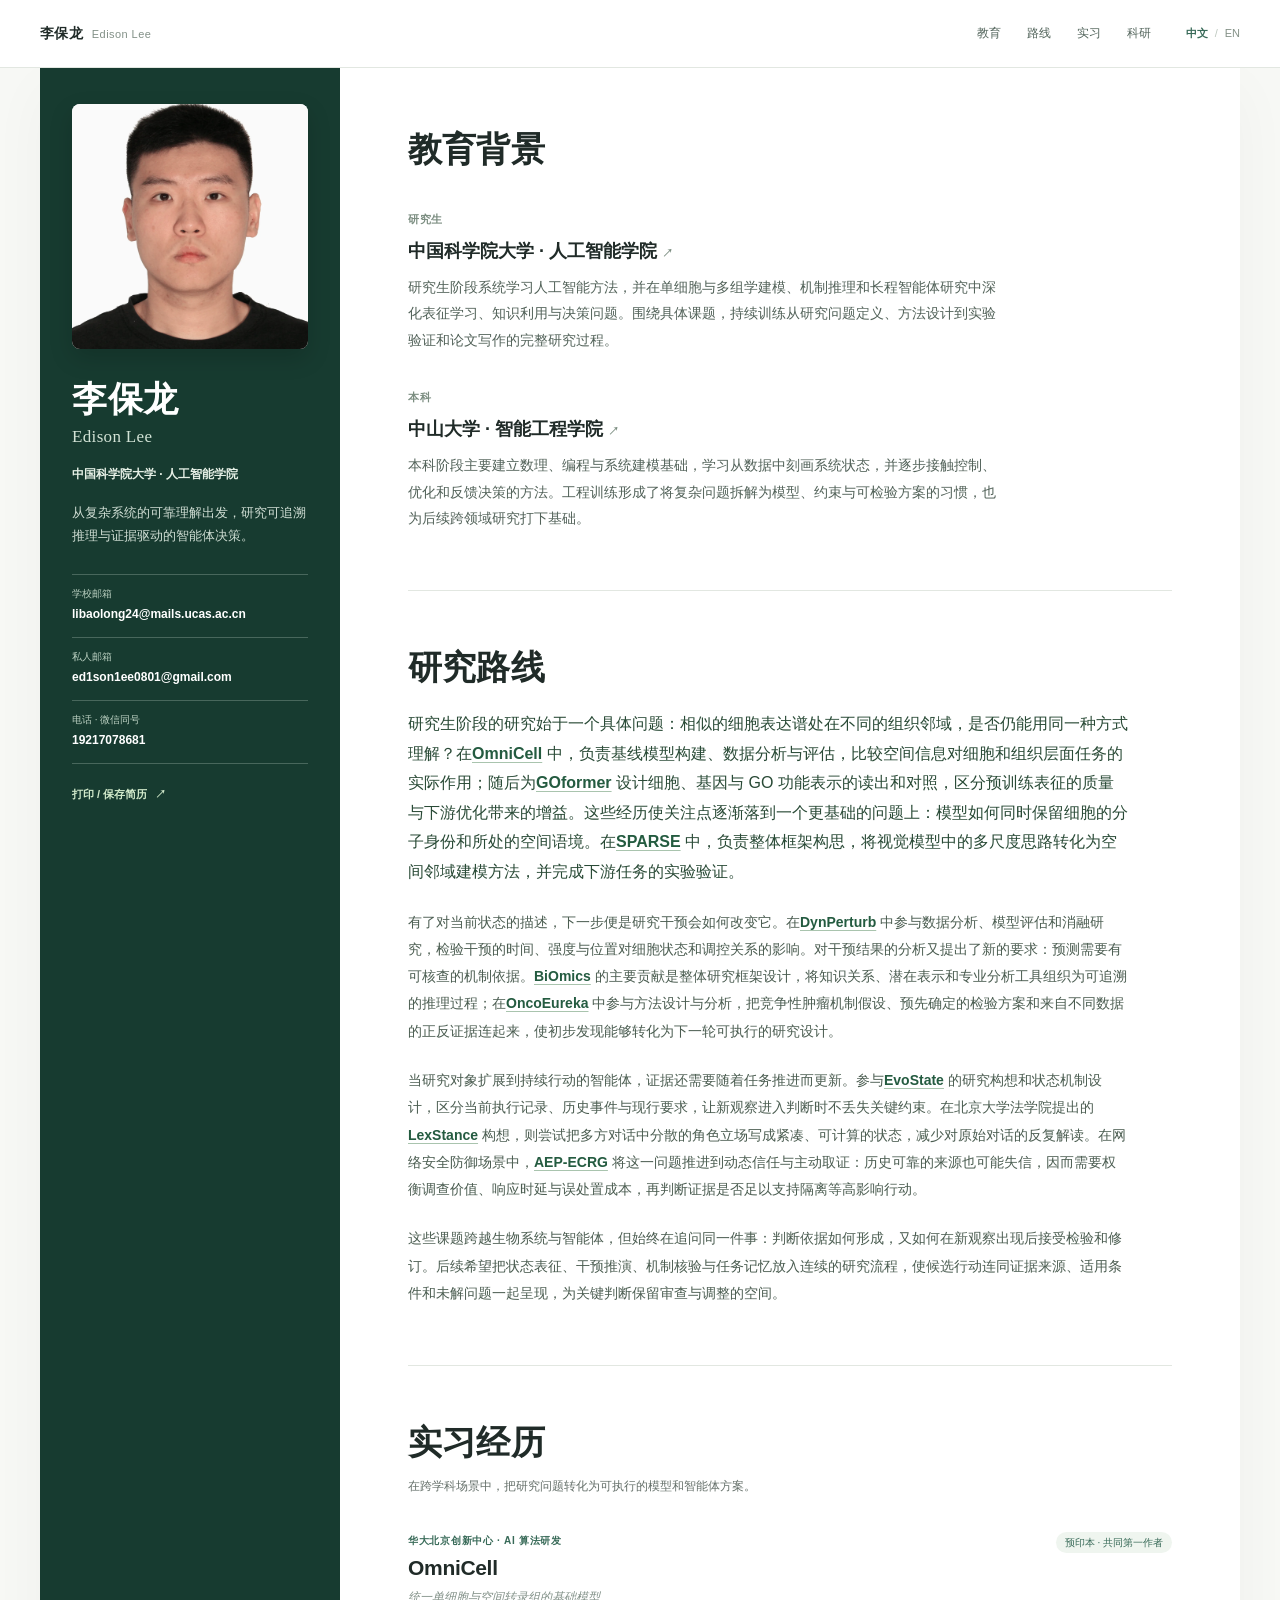
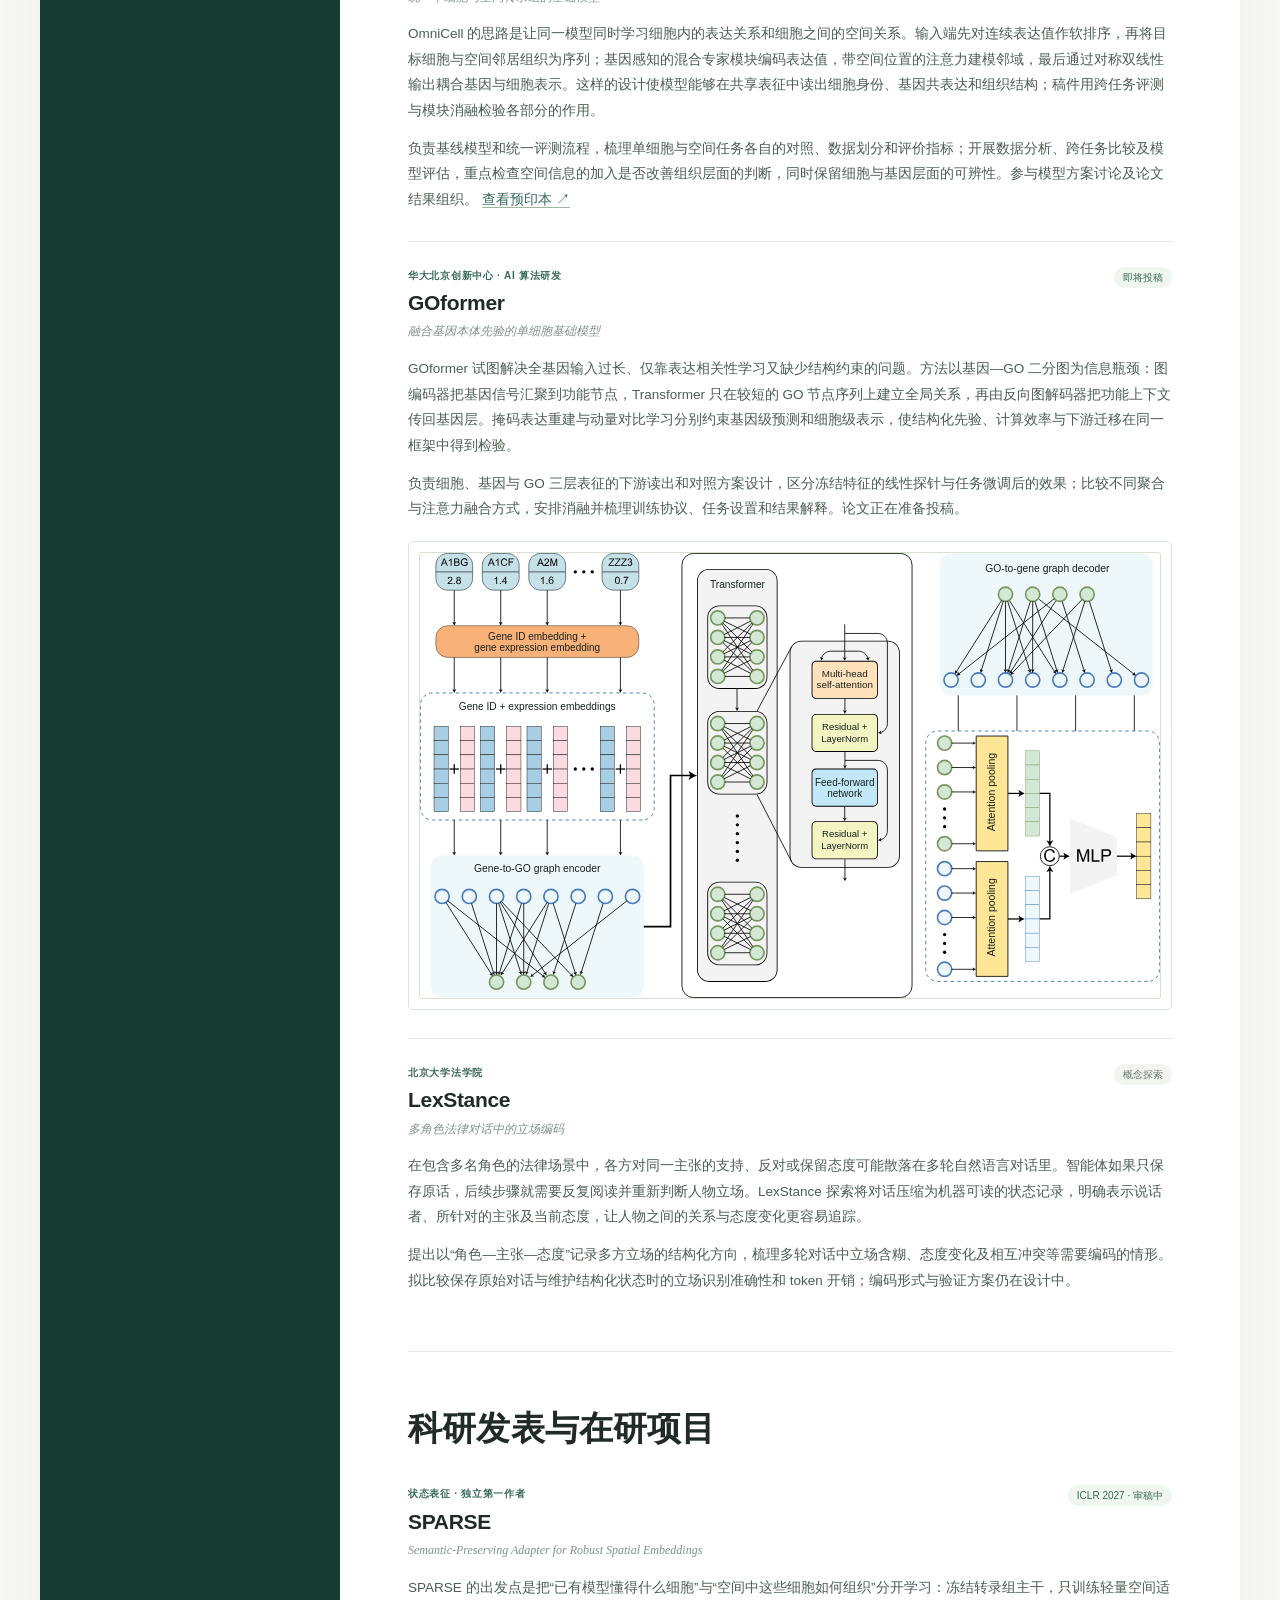
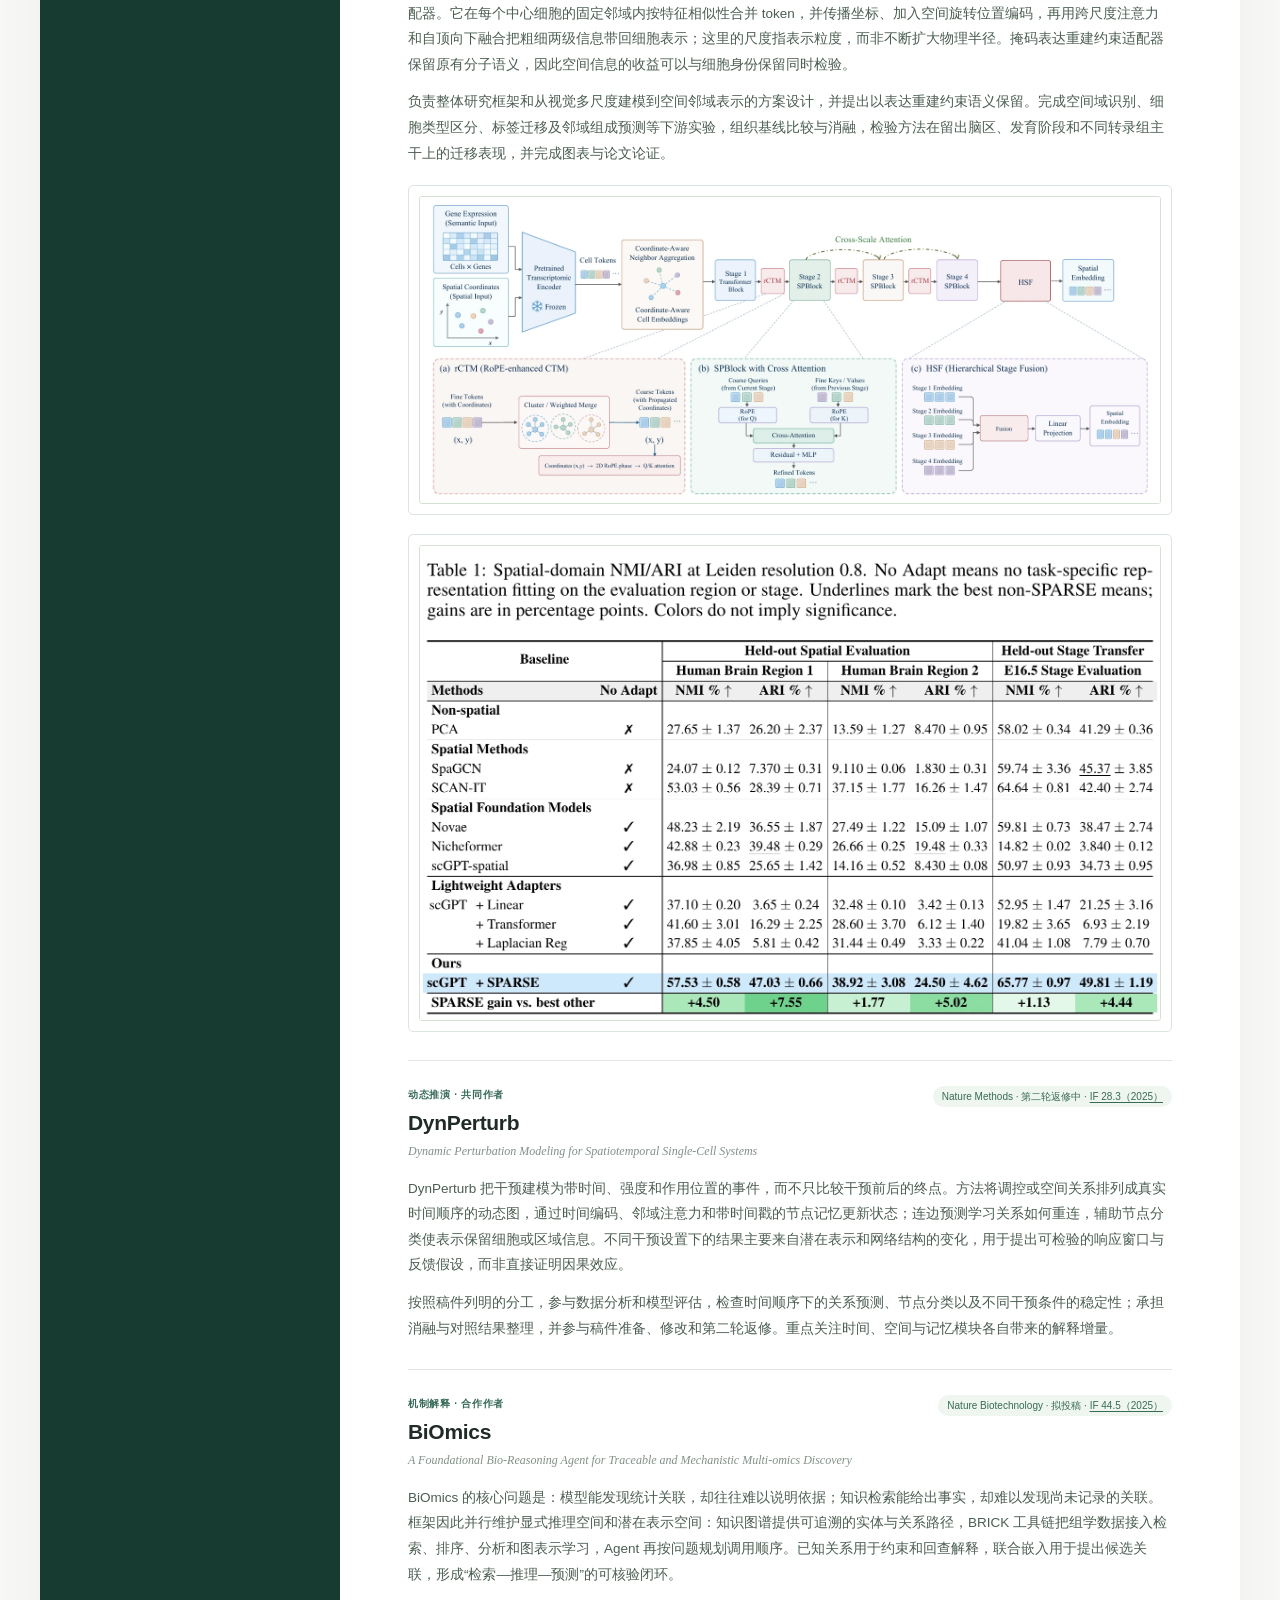
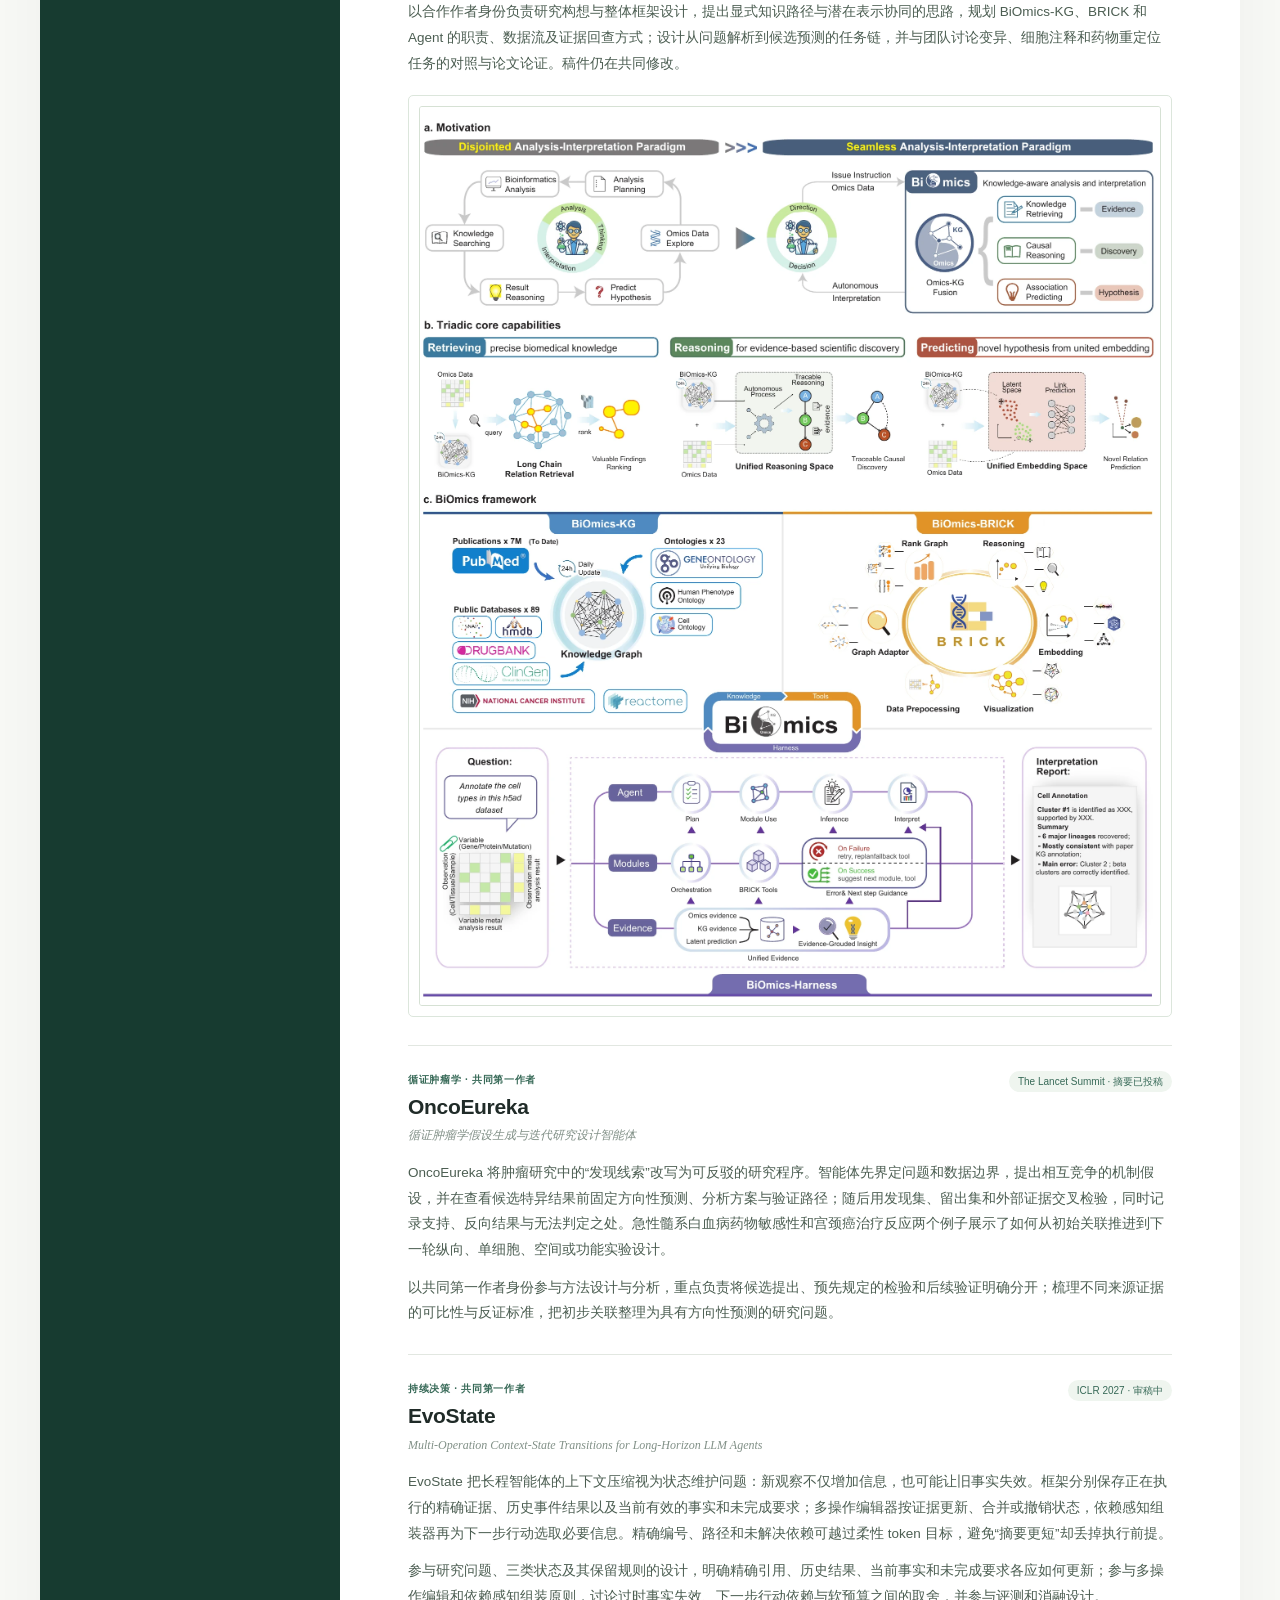
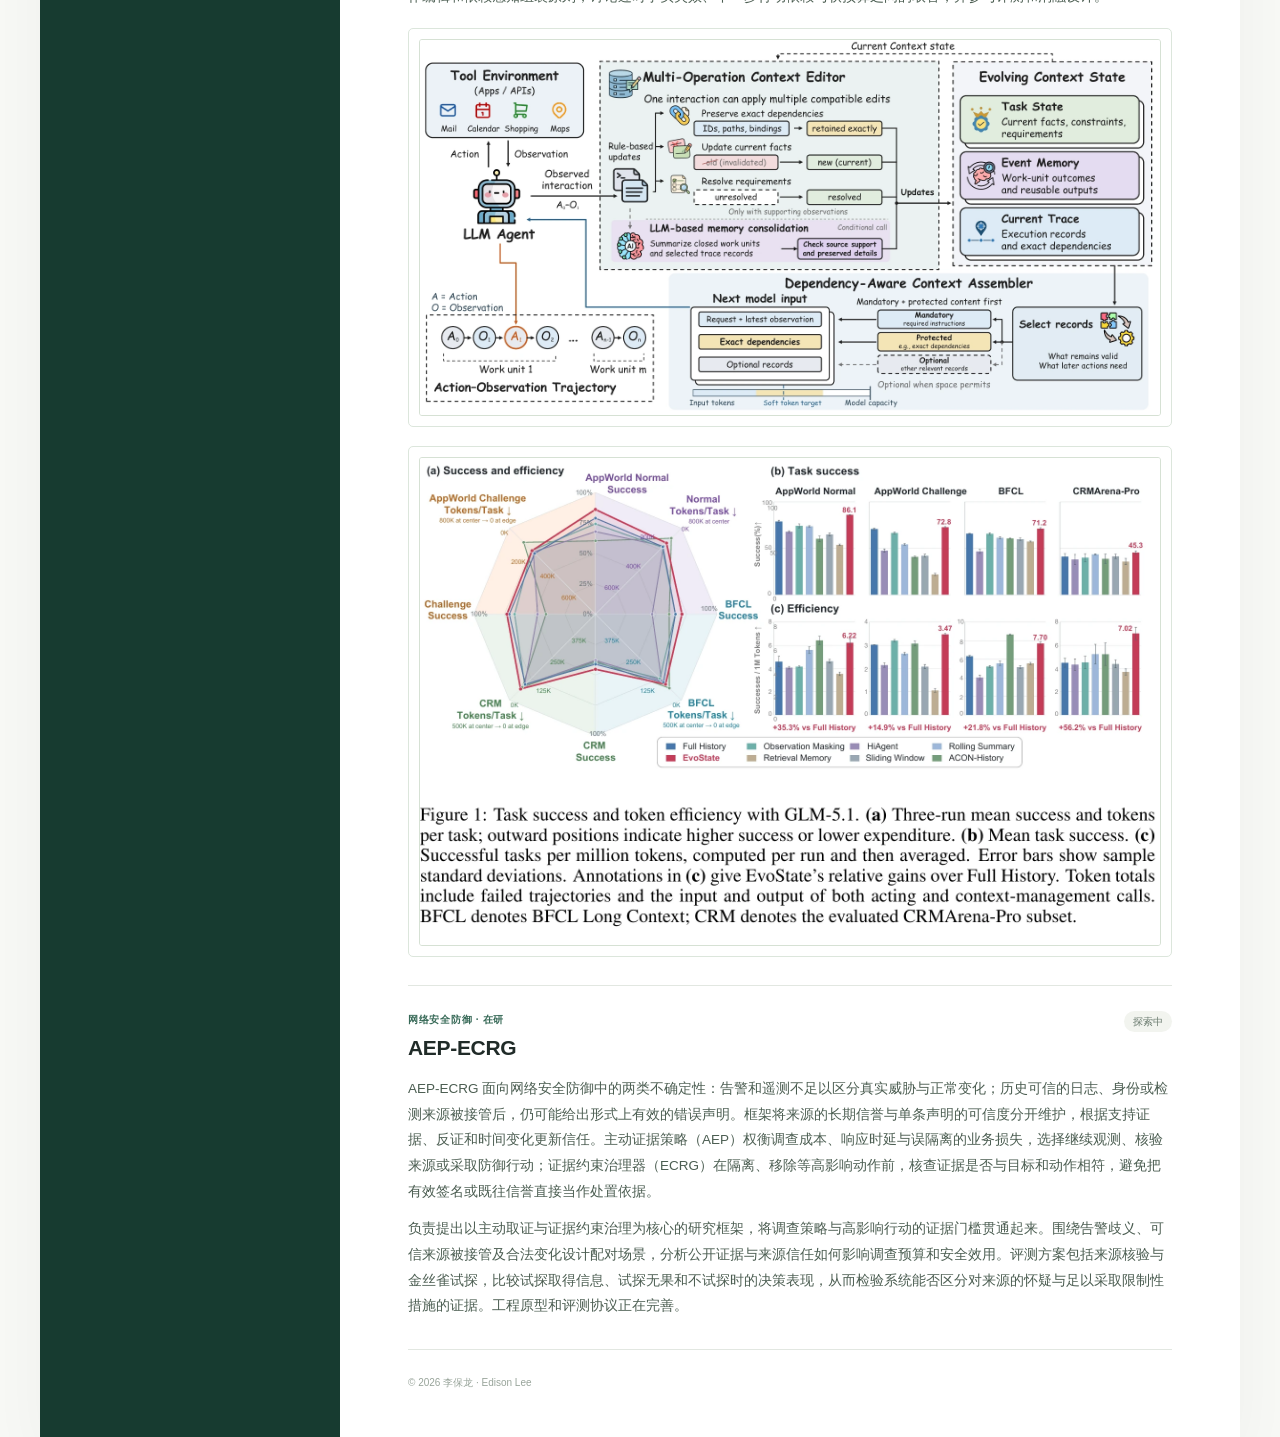
<file: index.html>
<!doctype html>
<html lang="zh-CN">
<head>
  <meta charset="utf-8">
  <meta name="viewport" content="width=device-width, initial-scale=1">
  <meta name="theme-color" content="#f7f8f5">
  <meta name="description" content="李保龙（Edison Lee）的学术简历：围绕复杂系统表征、干预推演、机制证据与持续决策展开研究。">
  <title>李保龙 · 学术简历</title>
  <link rel="alternate" hreflang="zh-CN" href="index.html">
  <link rel="alternate" hreflang="en" href="en.html">
  <link rel="stylesheet" href="site.css">
  <script src="script.js" defer></script>
</head>
<body>
  <a class="skip-link" href="#education">跳转到正文</a>
  <header class="site-header" id="top">
    <div class="header-inner">
      <a class="wordmark" href="#top">李保龙 <span>Edison Lee</span></a>
      <nav class="site-nav" id="site-nav" aria-label="主导航">
        <a href="#education">教育</a><a href="#route">路线</a><a href="#experience">实习</a><a href="#publications">科研</a>
      </nav>
      <div class="header-actions">
        <div class="lang-switch" aria-label="选择语言"><span aria-current="page">中文</span><span class="lang-separator">/</span><a href="en.html" lang="en" data-lang-link>EN</a></div>
        <button class="menu-toggle" id="menu-toggle" type="button" aria-controls="site-nav" aria-expanded="false" aria-label="打开导航菜单"><span></span><span></span></button>
      </div>
    </div>
  </header>

  <div class="page-shell">
    <aside class="profile-panel" id="contact" aria-labelledby="profile-title">
      <div class="profile-inner">
        <img class="portrait" src="edison-portrait.webp" alt="李保龙的彩色肖像" width="1200" height="1600" fetchpriority="high">
        <div class="profile-identity">
          <h1 id="profile-title">李保龙</h1>
          <p class="profile-en">Edison Lee</p>
          <p class="profile-affiliation">中国科学院大学 · 人工智能学院</p>
        </div>
        <p class="profile-description">从复杂系统的可靠理解出发，研究可追溯推理与证据驱动的智能体决策。</p>
        <div class="contact-list">
          <a href="mailto:libaolong24@mails.ucas.ac.cn"><span>学校邮箱</span><strong>libaolong24@mails.ucas.ac.cn</strong></a>
          <a href="mailto:ed1son1ee0801@gmail.com"><span>私人邮箱</span><strong>ed1son1ee0801@gmail.com</strong></a>
          <a href="tel:+8619217078681"><span>电话 · 微信同号</span><strong>19217078681</strong></a>
        </div>
        <button class="print-link" id="print-button" type="button">打印 / 保存简历 <span aria-hidden="true">↗</span></button>
      </div>
    </aside>

    <main class="main-content">
      <section class="content-section" id="education" aria-labelledby="education-title">
        <div class="section-intro"><h2 id="education-title">教育背景</h2></div>
        <div class="education-list">
          <article class="education-card">
            <div class="education-side"><span class="education-stage">研究生</span></div>
            <div class="education-body"><h3><a href="https://ai.ucas.ac.cn/index.php/zh-cn/xykxs/5865-xueyuanjianjie-3" target="_blank" rel="noopener noreferrer">中国科学院大学 · 人工智能学院 <span aria-hidden="true">↗</span></a></h3>
              <p>研究生阶段系统学习人工智能方法，并在单细胞与多组学建模、机制推理和长程智能体研究中深化表征学习、知识利用与决策问题。围绕具体课题，持续训练从研究问题定义、方法设计到实验验证和论文写作的完整研究过程。</p>
            </div>
          </article>
          <article class="education-card">
            <div class="education-side"><span class="education-stage">本科</span></div>
            <div class="education-body"><h3><a href="https://ise.sysu.edu.cn/about/school" target="_blank" rel="noopener noreferrer">中山大学 · 智能工程学院 <span aria-hidden="true">↗</span></a></h3>
              <p>本科阶段主要建立数理、编程与系统建模基础，学习从数据中刻画系统状态，并逐步接触控制、优化和反馈决策的方法。工程训练形成了将复杂问题拆解为模型、约束与可检验方案的习惯，也为后续跨领域研究打下基础。</p>
            </div>
          </article>
        </div>
      </section>

      <section class="content-section route-section" id="route" aria-labelledby="route-title">
        <div class="section-intro"><h2 id="route-title">研究路线</h2></div>
        <div class="route-essay">
          <p class="route-lead">研究生阶段的研究始于一个具体问题：相似的细胞表达谱处在不同的组织邻域，是否仍能用同一种方式理解？在<a href="#work-omnicell">OmniCell</a> 中，负责基线模型构建、数据分析与评估，比较空间信息对细胞和组织层面任务的实际作用；随后为<a href="#work-goformer">GOformer</a> 设计细胞、基因与 GO 功能表示的读出和对照，区分预训练表征的质量与下游优化带来的增益。这些经历使关注点逐渐落到一个更基础的问题上：模型如何同时保留细胞的分子身份和所处的空间语境。在<a href="#work-sparse">SPARSE</a> 中，负责整体框架构思，将视觉模型中的多尺度思路转化为空间邻域建模方法，并完成下游任务的实验验证。</p>
          <p>有了对当前状态的描述，下一步便是研究干预会如何改变它。在<a href="#work-dynperturb">DynPerturb</a> 中参与数据分析、模型评估和消融研究，检验干预的时间、强度与位置对细胞状态和调控关系的影响。对干预结果的分析又提出了新的要求：预测需要有可核查的机制依据。<a href="#work-biomics">BiOmics</a> 的主要贡献是整体研究框架设计，将知识关系、潜在表示和专业分析工具组织为可追溯的推理过程；在<a href="#work-discovery">OncoEureka</a> 中参与方法设计与分析，把竞争性肿瘤机制假设、预先确定的检验方案和来自不同数据的正反证据连起来，使初步发现能够转化为下一轮可执行的研究设计。</p>
          <p>当研究对象扩展到持续行动的智能体，证据还需要随着任务推进而更新。参与<a href="#work-evostate">EvoState</a> 的研究构想和状态机制设计，区分当前执行记录、历史事件与现行要求，让新观察进入判断时不丢失关键约束。在北京大学法学院提出的<a href="#work-legal">LexStance</a> 构想，则尝试把多方对话中分散的角色立场写成紧凑、可计算的状态，减少对原始对话的反复解读。在网络安全防御场景中，<a href="#work-aep">AEP-ECRG</a> 将这一问题推进到动态信任与主动取证：历史可靠的来源也可能失信，因而需要权衡调查价值、响应时延与误处置成本，再判断证据是否足以支持隔离等高影响行动。</p>
          <p>这些课题跨越生物系统与智能体，但始终在追问同一件事：判断依据如何形成，又如何在新观察出现后接受检验和修订。后续希望把状态表征、干预推演、机制核验与任务记忆放入连续的研究流程，使候选行动连同证据来源、适用条件和未解问题一起呈现，为关键判断保留审查与调整的空间。</p>
        </div>
      </section>

      <section class="content-section" id="experience" aria-labelledby="experience-title">
        <div class="section-intro"><h2 id="experience-title">实习经历</h2><p>在跨学科场景中，把研究问题转化为可执行的模型和智能体方案。</p></div>
        <div class="experience-detail">
          <article class="project-detail" id="work-omnicell"><div class="project-heading"><div><p class="project-kicker">华大北京创新中心 · AI 算法研发</p><h3>OmniCell</h3></div><span class="status">预印本 · 共同第一作者</span></div><p class="project-subtitle">统一单细胞与空间转录组的基础模型</p><p>OmniCell 的思路是让同一模型同时学习细胞内的表达关系和细胞之间的空间关系。输入端先对连续表达值作软排序，再将目标细胞与空间邻居组织为序列；基因感知的混合专家模块编码表达值，带空间位置的注意力建模邻域，最后通过对称双线性输出耦合基因与细胞表示。这样的设计使模型能够在共享表征中读出细胞身份、基因共表达和组织结构；稿件用跨任务评测与模块消融检验各部分的作用。</p><p>负责基线模型和统一评测流程，梳理单细胞与空间任务各自的对照、数据划分和评价指标；开展数据分析、跨任务比较及模型评估，重点检查空间信息的加入是否改善组织层面的判断，同时保留细胞与基因层面的可辨性。参与模型方案讨论及论文结果组织。 <a class="inline-link" href="https://doi.org/10.64898/2025.12.29.696804" target="_blank" rel="noopener noreferrer">查看预印本 ↗</a></p></article>
          <article class="project-detail" id="work-goformer"><div class="project-heading"><div><p class="project-kicker">华大北京创新中心 · AI 算法研发</p><h3>GOformer</h3></div><span class="status">即将投稿</span></div><p class="project-subtitle">融合基因本体先验的单细胞基础模型</p><p>GOformer 试图解决全基因输入过长、仅靠表达相关性学习又缺少结构约束的问题。方法以基因—GO 二分图为信息瓶颈：图编码器把基因信号汇聚到功能节点，Transformer 只在较短的 GO 节点序列上建立全局关系，再由反向图解码器把功能上下文传回基因层。掩码表达重建与动量对比学习分别约束基因级预测和细胞级表示，使结构化先验、计算效率与下游迁移在同一框架中得到检验。</p><p>负责细胞、基因与 GO 三层表征的下游读出和对照方案设计，区分冻结特征的线性探针与任务微调后的效果；比较不同聚合与注意力融合方式，安排消融并梳理训练协议、任务设置和结果解释。论文正在准备投稿。</p><figure class="paper-figure"><a href="goformer-architecture.svg?v=3" target="_blank" rel="noopener noreferrer" aria-label="查看 GOformer 整体结构图"><img src="goformer-architecture.svg?v=3" alt="GOformer 整体结构：基因表达嵌入、基因到 GO 的图编码器、Transformer、GO 到基因的图解码器和注意力池化；图内标签均为英文" width="886" height="533" loading="lazy"></a></figure></article>
          <article class="project-detail" id="work-legal"><div class="project-heading"><div><p class="project-kicker">北京大学法学院</p><h3>LexStance</h3></div><span class="status subtle">概念探索</span></div><p class="project-subtitle">多角色法律对话中的立场编码</p><p>在包含多名角色的法律场景中，各方对同一主张的支持、反对或保留态度可能散落在多轮自然语言对话里。智能体如果只保存原话，后续步骤就需要反复阅读并重新判断人物立场。LexStance 探索将对话压缩为机器可读的状态记录，明确表示说话者、所针对的主张及当前态度，让人物之间的关系与态度变化更容易追踪。</p><p>提出以“角色—主张—态度”记录多方立场的结构化方向，梳理多轮对话中立场含糊、态度变化及相互冲突等需要编码的情形。拟比较保存原始对话与维护结构化状态时的立场识别准确性和 token 开销；编码形式与验证方案仍在设计中。</p></article>
        </div>
      </section>

      <section class="content-section" id="publications" aria-labelledby="publications-title">
        <div class="section-intro"><h2 id="publications-title">科研发表与在研项目</h2></div>
        <div class="project-list">
          <article class="project-detail" id="work-sparse"><div class="project-heading"><div><p class="project-kicker">状态表征 · 独立第一作者</p><h3>SPARSE</h3></div><span class="status">ICLR 2027 · 审稿中</span></div><p class="project-subtitle">Semantic-Preserving Adapter for Robust Spatial Embeddings</p><p>SPARSE 的出发点是把“已有模型懂得什么细胞”与“空间中这些细胞如何组织”分开学习：冻结转录组主干，只训练轻量空间适配器。它在每个中心细胞的固定邻域内按特征相似性合并 token，并传播坐标、加入空间旋转位置编码，再用跨尺度注意力和自顶向下融合把粗细两级信息带回细胞表示；这里的尺度指表示粒度，而非不断扩大物理半径。掩码表达重建约束适配器保留原有分子语义，因此空间信息的收益可以与细胞身份保留同时检验。</p><p>负责整体研究框架和从视觉多尺度建模到空间邻域表示的方案设计，并提出以表达重建约束语义保留。完成空间域识别、细胞类型区分、标签迁移及邻域组成预测等下游实验，组织基线比较与消融，检验方法在留出脑区、发育阶段和不同转录组主干上的迁移表现，并完成图表与论文论证。</p><figure class="paper-figure"><a href="sparse-paper-figure.webp" target="_blank" rel="noopener noreferrer" aria-label="查看 SPARSE 论文主图高清大图"><img src="sparse-paper-figure.webp" alt="SPARSE 论文 Figure 1：冻结转录组编码器、坐标感知邻域聚合、多尺度空间适配器和层级特征融合结构" width="1668" height="690" loading="lazy"></a></figure><figure class="paper-figure"><a href="sparse-table-1.webp" target="_blank" rel="noopener noreferrer" aria-label="查看 SPARSE 论文 Table 1 高清大图"><img src="sparse-table-1.webp" alt="SPARSE Table 1：留出脑区和 E16.5 胚胎阶段的空间域识别 NMI 与 ARI 对比" width="1570" height="1005" loading="lazy"></a></figure></article>
          <article class="project-detail" id="work-dynperturb"><div class="project-heading"><div><p class="project-kicker">动态推演 · 共同作者</p><h3>DynPerturb</h3></div><span class="status">Nature Methods · 第二轮返修中 · <a href="https://www.nature.com/nature-portfolio/about-journals/journal-metrics" target="_blank" rel="noopener noreferrer">IF 28.3（2025）</a></span></div><p class="project-subtitle">Dynamic Perturbation Modeling for Spatiotemporal Single-Cell Systems</p><p>DynPerturb 把干预建模为带时间、强度和作用位置的事件，而不只比较干预前后的终点。方法将调控或空间关系排列成真实时间顺序的动态图，通过时间编码、邻域注意力和带时间戳的节点记忆更新状态；连边预测学习关系如何重连，辅助节点分类使表示保留细胞或区域信息。不同干预设置下的结果主要来自潜在表示和网络结构的变化，用于提出可检验的响应窗口与反馈假设，而非直接证明因果效应。</p><p>按照稿件列明的分工，参与数据分析和模型评估，检查时间顺序下的关系预测、节点分类以及不同干预条件的稳定性；承担消融与对照结果整理，并参与稿件准备、修改和第二轮返修。重点关注时间、空间与记忆模块各自带来的解释增量。</p></article>
          <article class="project-detail" id="work-biomics"><div class="project-heading"><div><p class="project-kicker">机制解释 · 合作作者</p><h3>BiOmics</h3></div><span class="status">Nature Biotechnology · 拟投稿 · <a href="https://www.nature.com/nature-portfolio/about-journals/journal-metrics" target="_blank" rel="noopener noreferrer">IF 44.5（2025）</a></span></div><p class="project-subtitle">A Foundational Bio-Reasoning Agent for Traceable and Mechanistic Multi-omics Discovery</p><p>BiOmics 的核心问题是：模型能发现统计关联，却往往难以说明依据；知识检索能给出事实，却难以发现尚未记录的关联。框架因此并行维护显式推理空间和潜在表示空间：知识图谱提供可追溯的实体与关系路径，BRICK 工具链把组学数据接入检索、排序、分析和图表示学习，Agent 再按问题规划调用顺序。已知关系用于约束和回查解释，联合嵌入用于提出候选关联，形成“检索—推理—预测”的可核验闭环。</p><p>以合作作者身份负责研究构想与整体框架设计，提出显式知识路径与潜在表示协同的思路，规划 BiOmics-KG、BRICK 和 Agent 的职责、数据流及证据回查方式；设计从问题解析到候选预测的任务链，并与团队讨论变异、细胞注释和药物重定位任务的对照与论文论证。稿件仍在共同修改。</p><figure class="paper-figure"><a href="biomics-main-figure.webp" target="_blank" rel="noopener noreferrer" aria-label="查看 BiOmics 论文主图"><img src="biomics-main-figure.webp" alt="BiOmics Figure 1：研究动机、检索推理预测能力，以及知识图谱、BRICK 工具链和智能体框架" width="1810" height="2195" loading="lazy"></a></figure></article>
          <article class="project-detail" id="work-discovery"><div class="project-heading"><div><p class="project-kicker">循证肿瘤学 · 共同第一作者</p><h3>OncoEureka</h3></div><span class="status">The Lancet Summit · 摘要已投稿</span></div><p class="project-subtitle">循证肿瘤学假设生成与迭代研究设计智能体</p><p>OncoEureka 将肿瘤研究中的“发现线索”改写为可反驳的研究程序。智能体先界定问题和数据边界，提出相互竞争的机制假设，并在查看候选特异结果前固定方向性预测、分析方案与验证路径；随后用发现集、留出集和外部证据交叉检验，同时记录支持、反向结果与无法判定之处。急性髓系白血病药物敏感性和宫颈癌治疗反应两个例子展示了如何从初始关联推进到下一轮纵向、单细胞、空间或功能实验设计。</p><p>以共同第一作者身份参与方法设计与分析，重点负责将候选提出、预先规定的检验和后续验证明确分开；梳理不同来源证据的可比性与反证标准，把初步关联整理为具有方向性预测的研究问题。</p></article>
          <article class="project-detail" id="work-evostate"><div class="project-heading"><div><p class="project-kicker">持续决策 · 共同第一作者</p><h3>EvoState</h3></div><span class="status">ICLR 2027 · 审稿中</span></div><p class="project-subtitle">Multi-Operation Context-State Transitions for Long-Horizon LLM Agents</p><p>EvoState 把长程智能体的上下文压缩视为状态维护问题：新观察不仅增加信息，也可能让旧事实失效。框架分别保存正在执行的精确证据、历史事件结果以及当前有效的事实和未完成要求；多操作编辑器按证据更新、合并或撤销状态，依赖感知组装器再为下一步行动选取必要信息。精确编号、路径和未解决依赖可越过柔性 token 目标，避免“摘要更短”却丢掉执行前提。</p><p>参与研究问题、三类状态及其保留规则的设计，明确精确引用、历史结果、当前事实和未完成要求各应如何更新；参与多操作编辑和依赖感知组装原则，讨论过时事实失效、下一步行动依赖与软预算之间的取舍，并参与评测和消融设计。</p><figure class="paper-figure"><a href="evostate-paper-figure.webp" target="_blank" rel="noopener noreferrer" aria-label="查看 EvoState 方法主图高清大图"><img src="evostate-paper-figure.webp" alt="EvoState 方法主图：多操作上下文编辑器、持续更新的三类状态与依赖感知上下文组装器" width="1662" height="842" loading="lazy"></a></figure><figure class="paper-figure"><a href="evostate-figure-1.webp" target="_blank" rel="noopener noreferrer" aria-label="查看包含完整图注的 EvoState Figure 1 高清大图"><img src="evostate-figure-1.webp" alt="EvoState Figure 1：GLM-5.1 在 AppWorld、BFCL 和 CRMArena-Pro 上的任务成功率、token 效率及完整图注" width="1550" height="1020" loading="lazy"></a></figure></article>
          <article class="project-detail" id="work-aep"><div class="project-heading"><div><p class="project-kicker">网络安全防御 · 在研</p><h3>AEP-ECRG</h3></div><span class="status subtle">探索中</span></div><p>AEP-ECRG 面向网络安全防御中的两类不确定性：告警和遥测不足以区分真实威胁与正常变化；历史可信的日志、身份或检测来源被接管后，仍可能给出形式上有效的错误声明。框架将来源的长期信誉与单条声明的可信度分开维护，根据支持证据、反证和时间变化更新信任。主动证据策略（AEP）权衡调查成本、响应时延与误隔离的业务损失，选择继续观测、核验来源或采取防御行动；证据约束治理器（ECRG）在隔离、移除等高影响动作前，核查证据是否与目标和动作相符，避免把有效签名或既往信誉直接当作处置依据。</p><p>负责提出以主动取证与证据约束治理为核心的研究框架，将调查策略与高影响行动的证据门槛贯通起来。围绕告警歧义、可信来源被接管及合法变化设计配对场景，分析公开证据与来源信任如何影响调查预算和安全效用。评测方案包括来源核验与金丝雀试探，比较试探取得信息、试探无果和不试探时的决策表现，从而检验系统能否区分对来源的怀疑与足以采取限制性措施的证据。工程原型和评测协议正在完善。</p></article>
        </div>
      </section>
      <footer class="site-footer">© 2026 李保龙 · Edison Lee</footer>
    </main>
  </div>
</body>
</html>
</file>
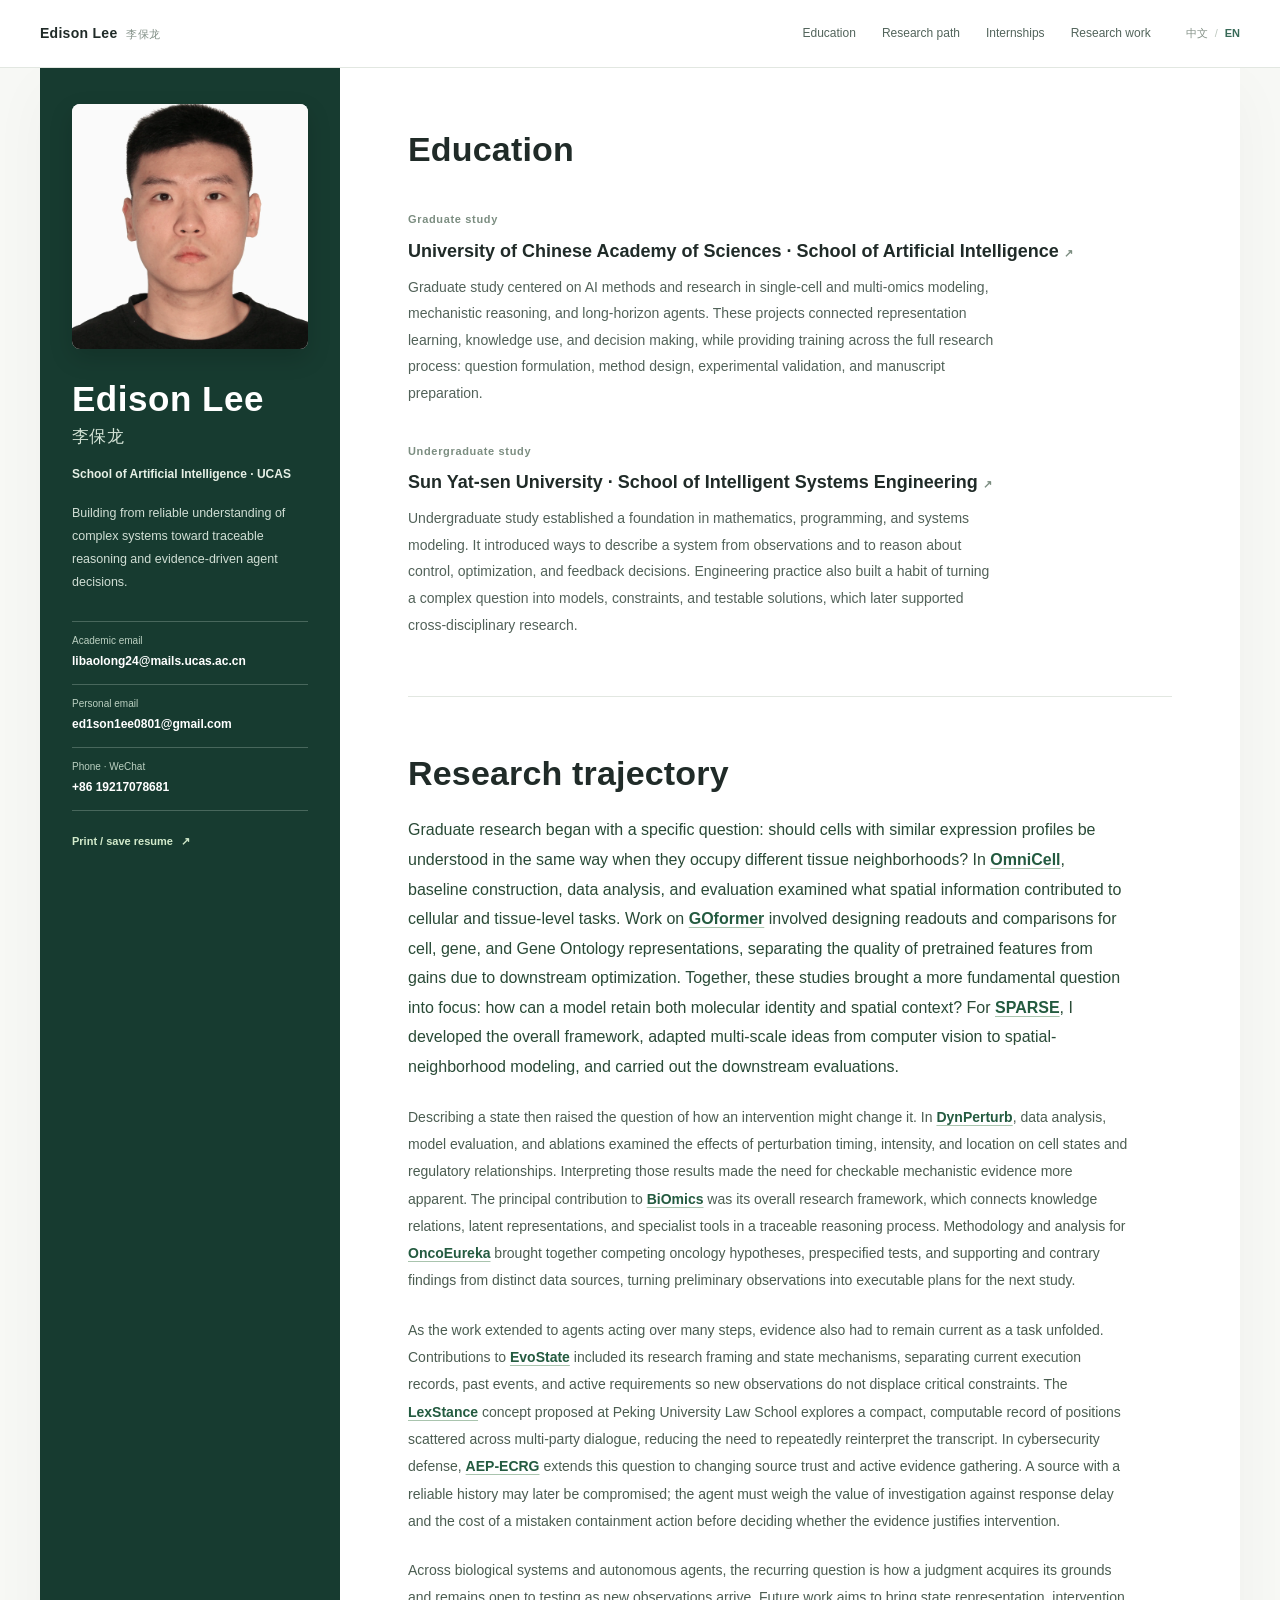
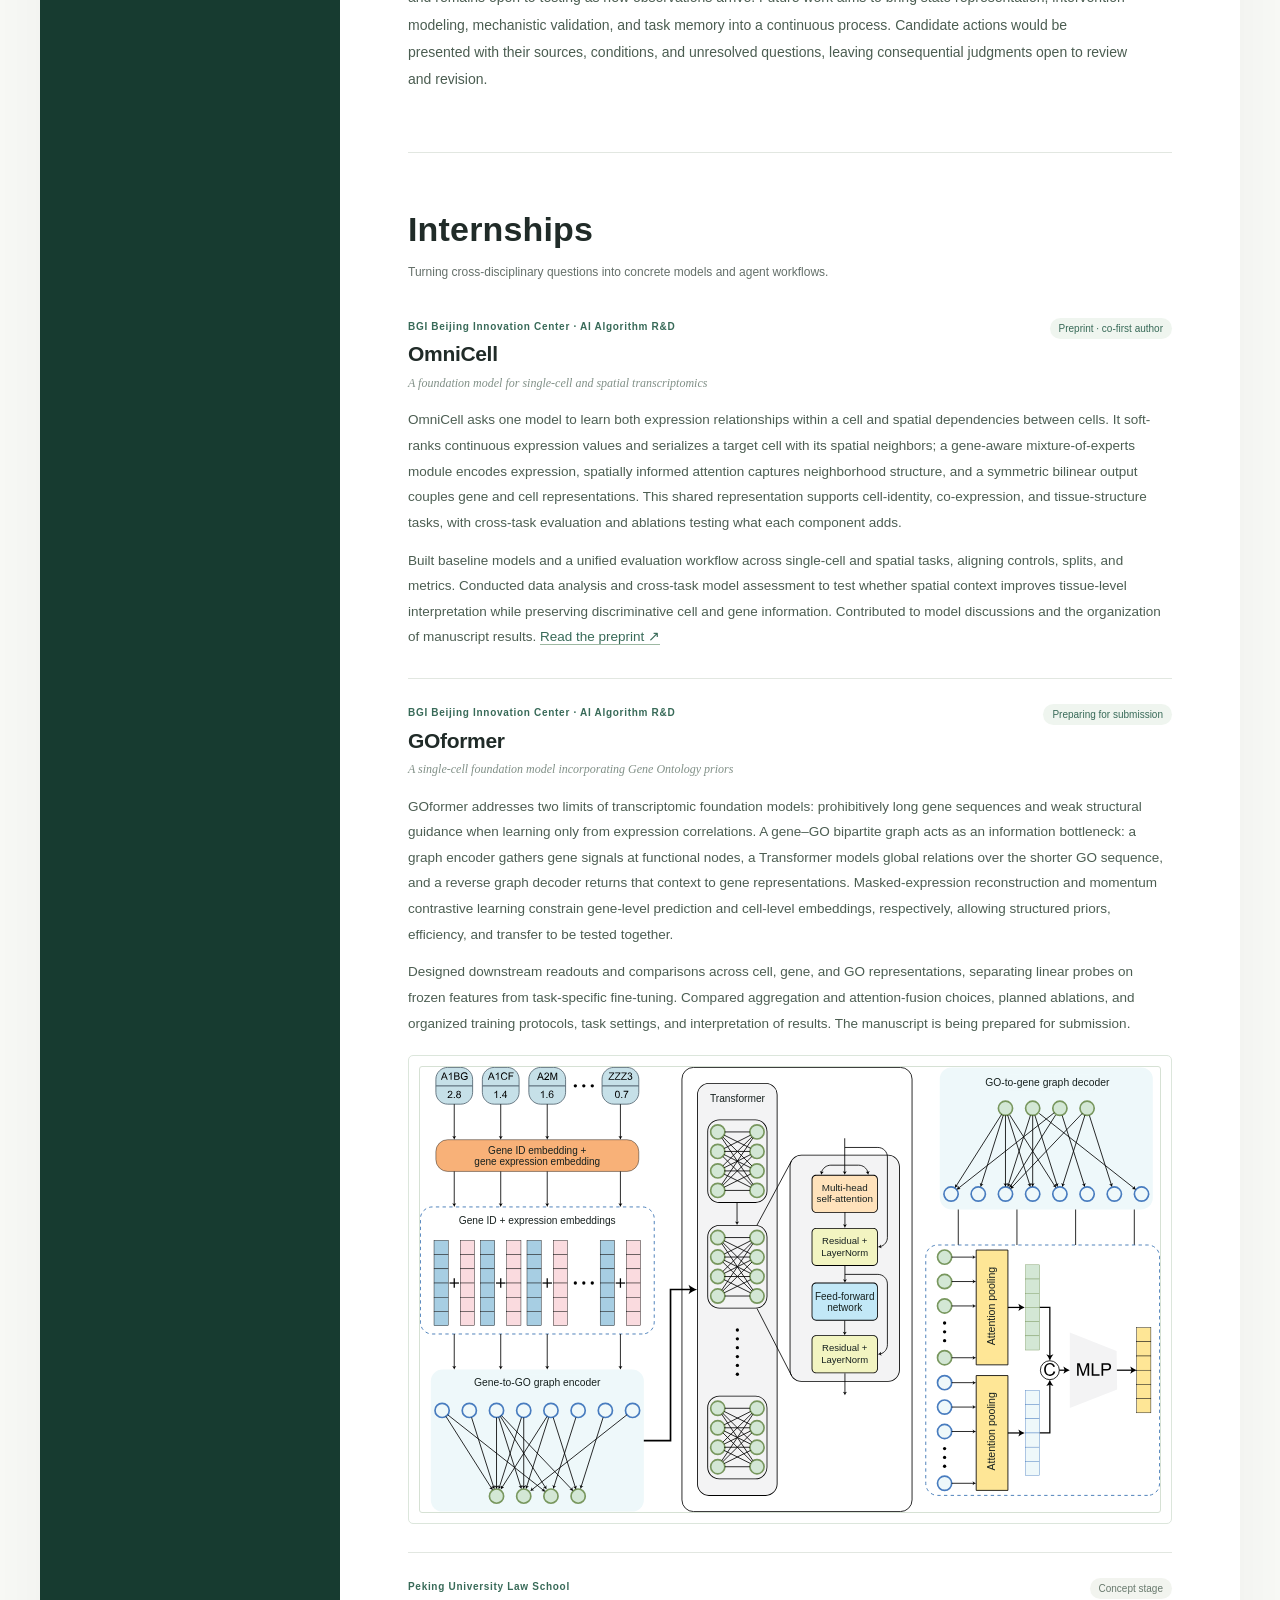
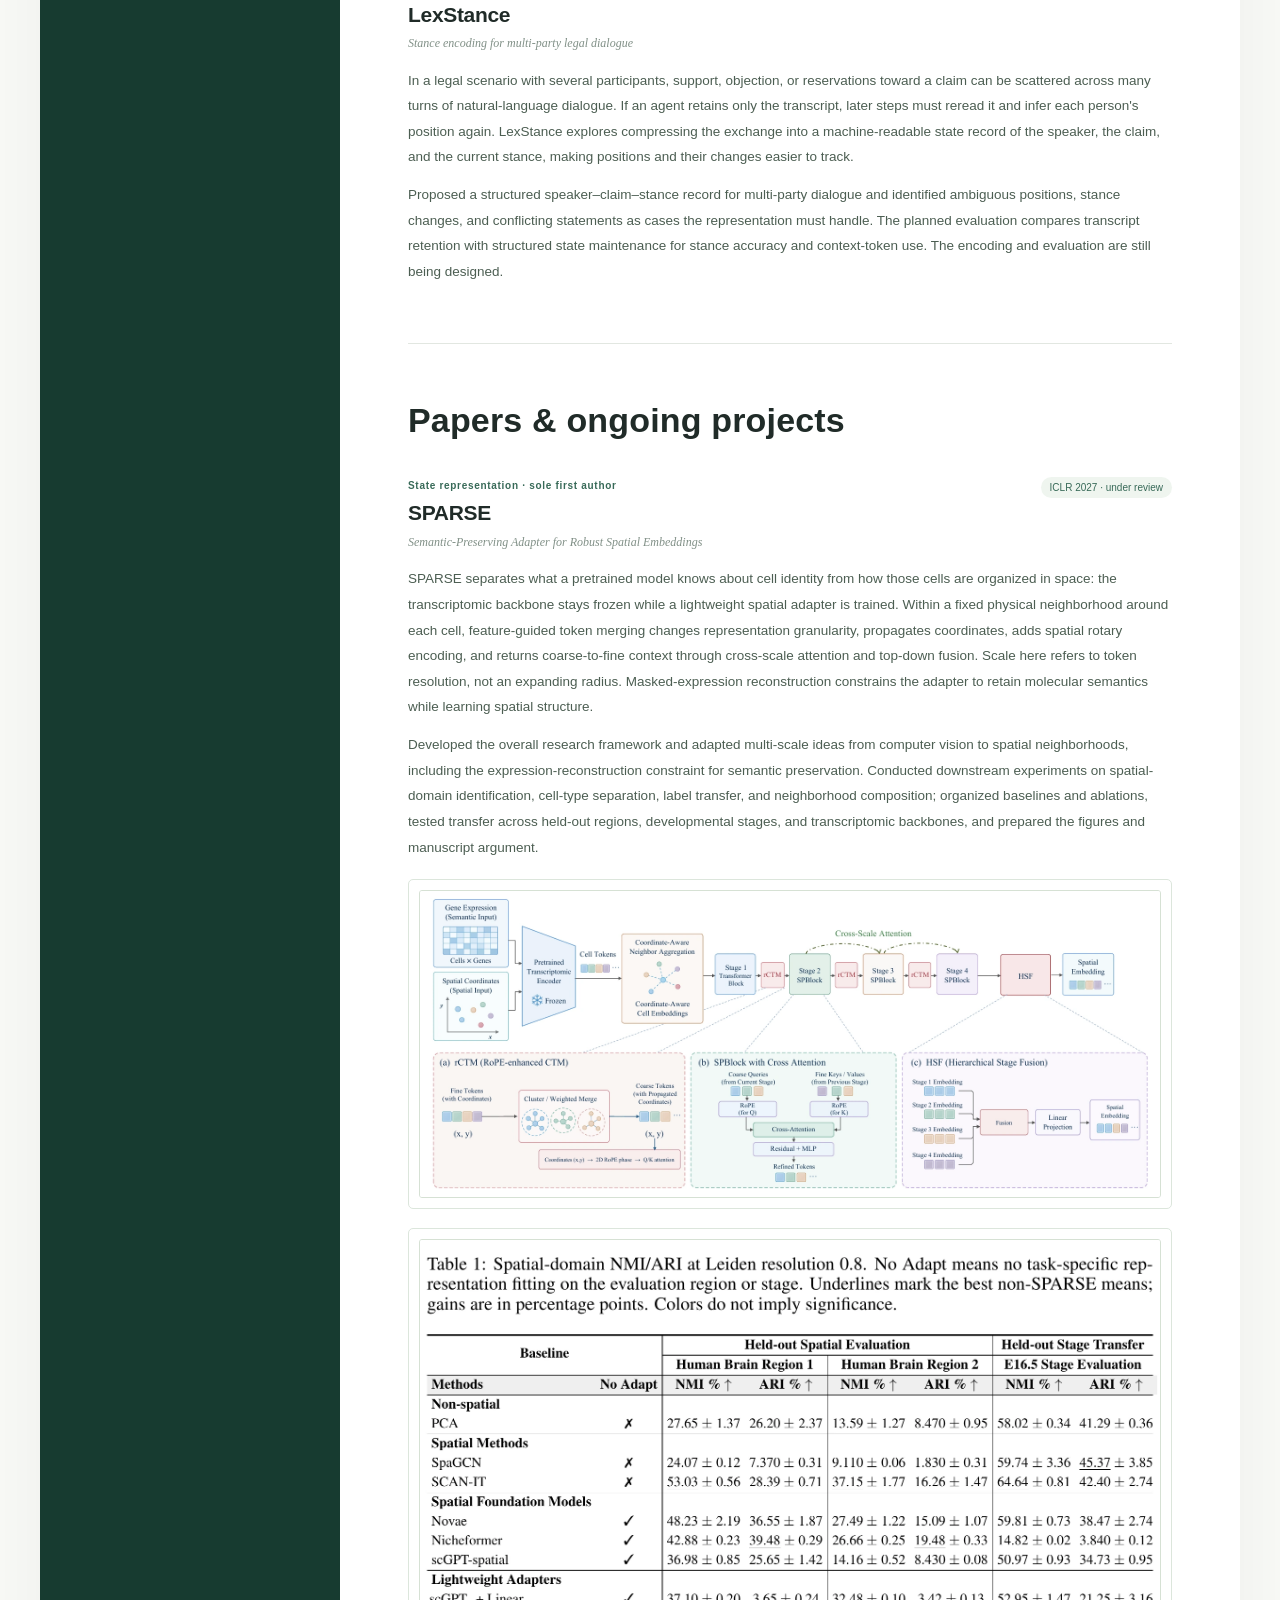
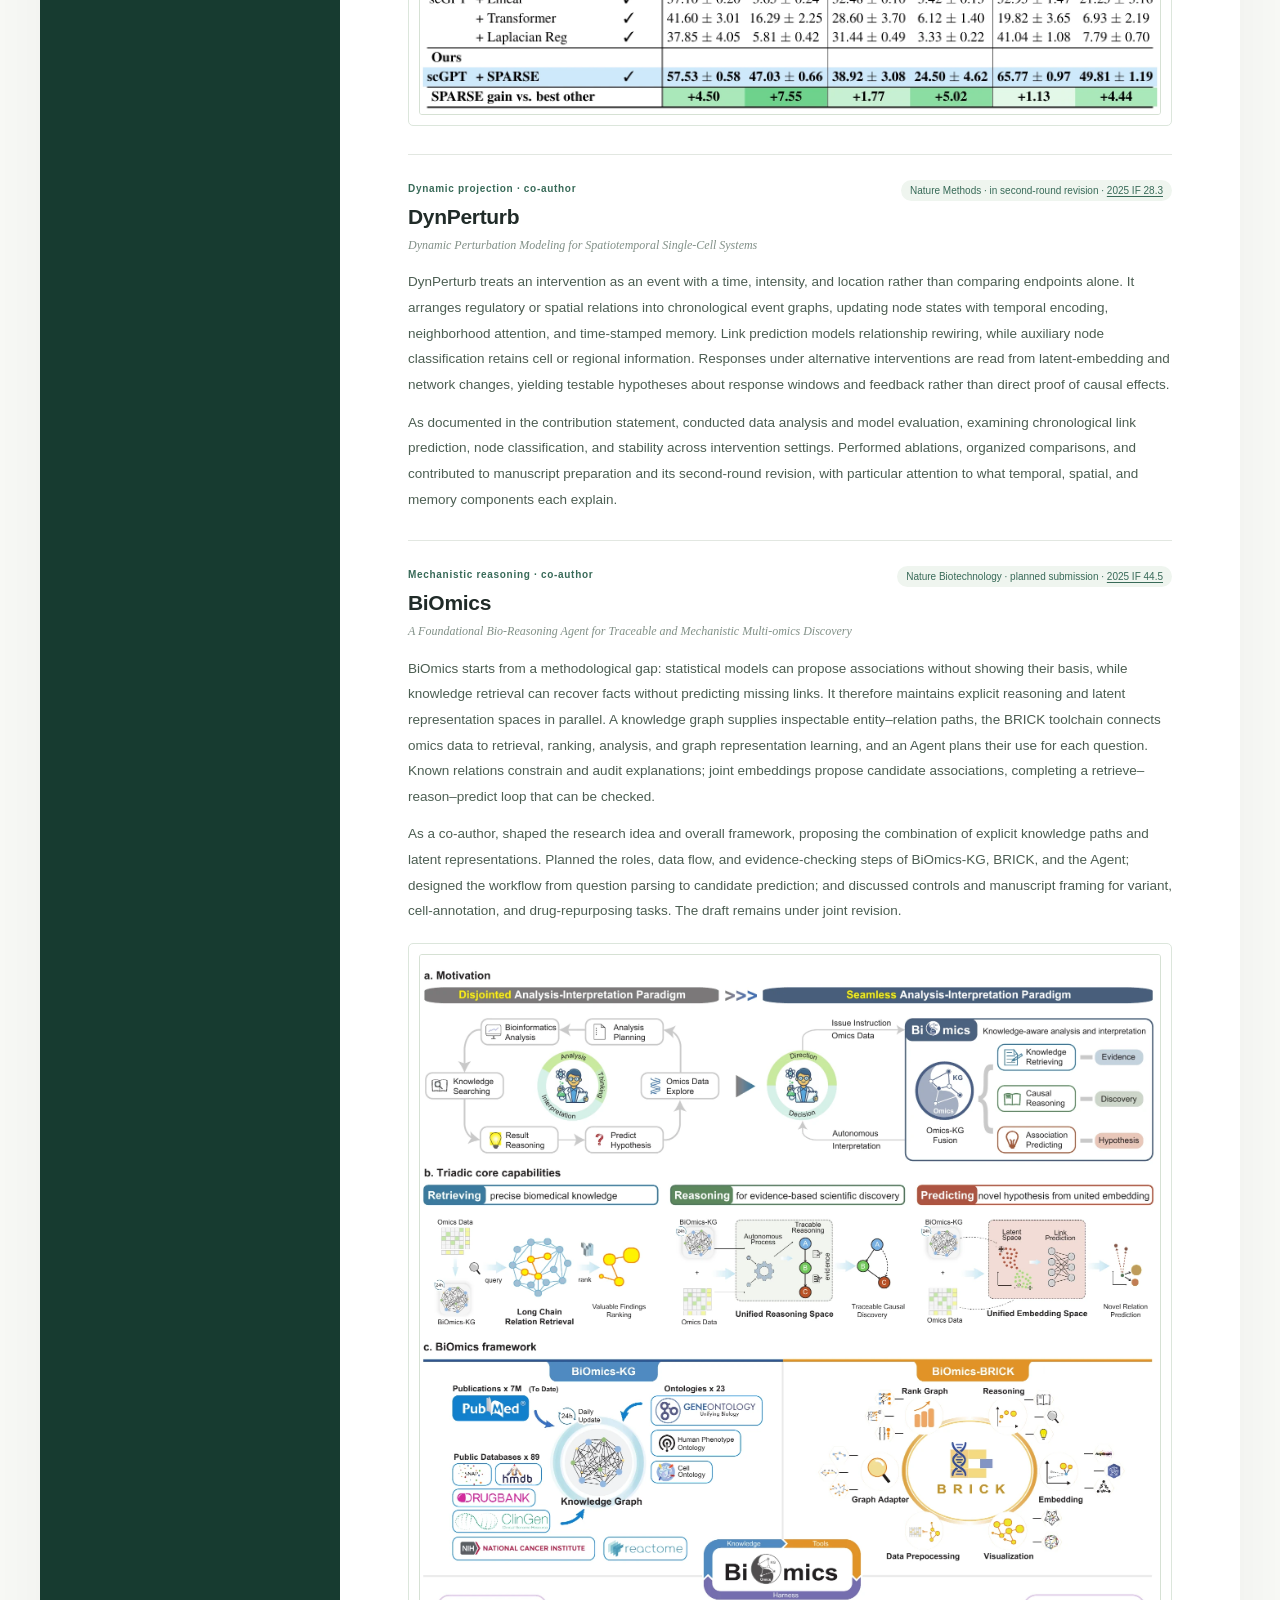
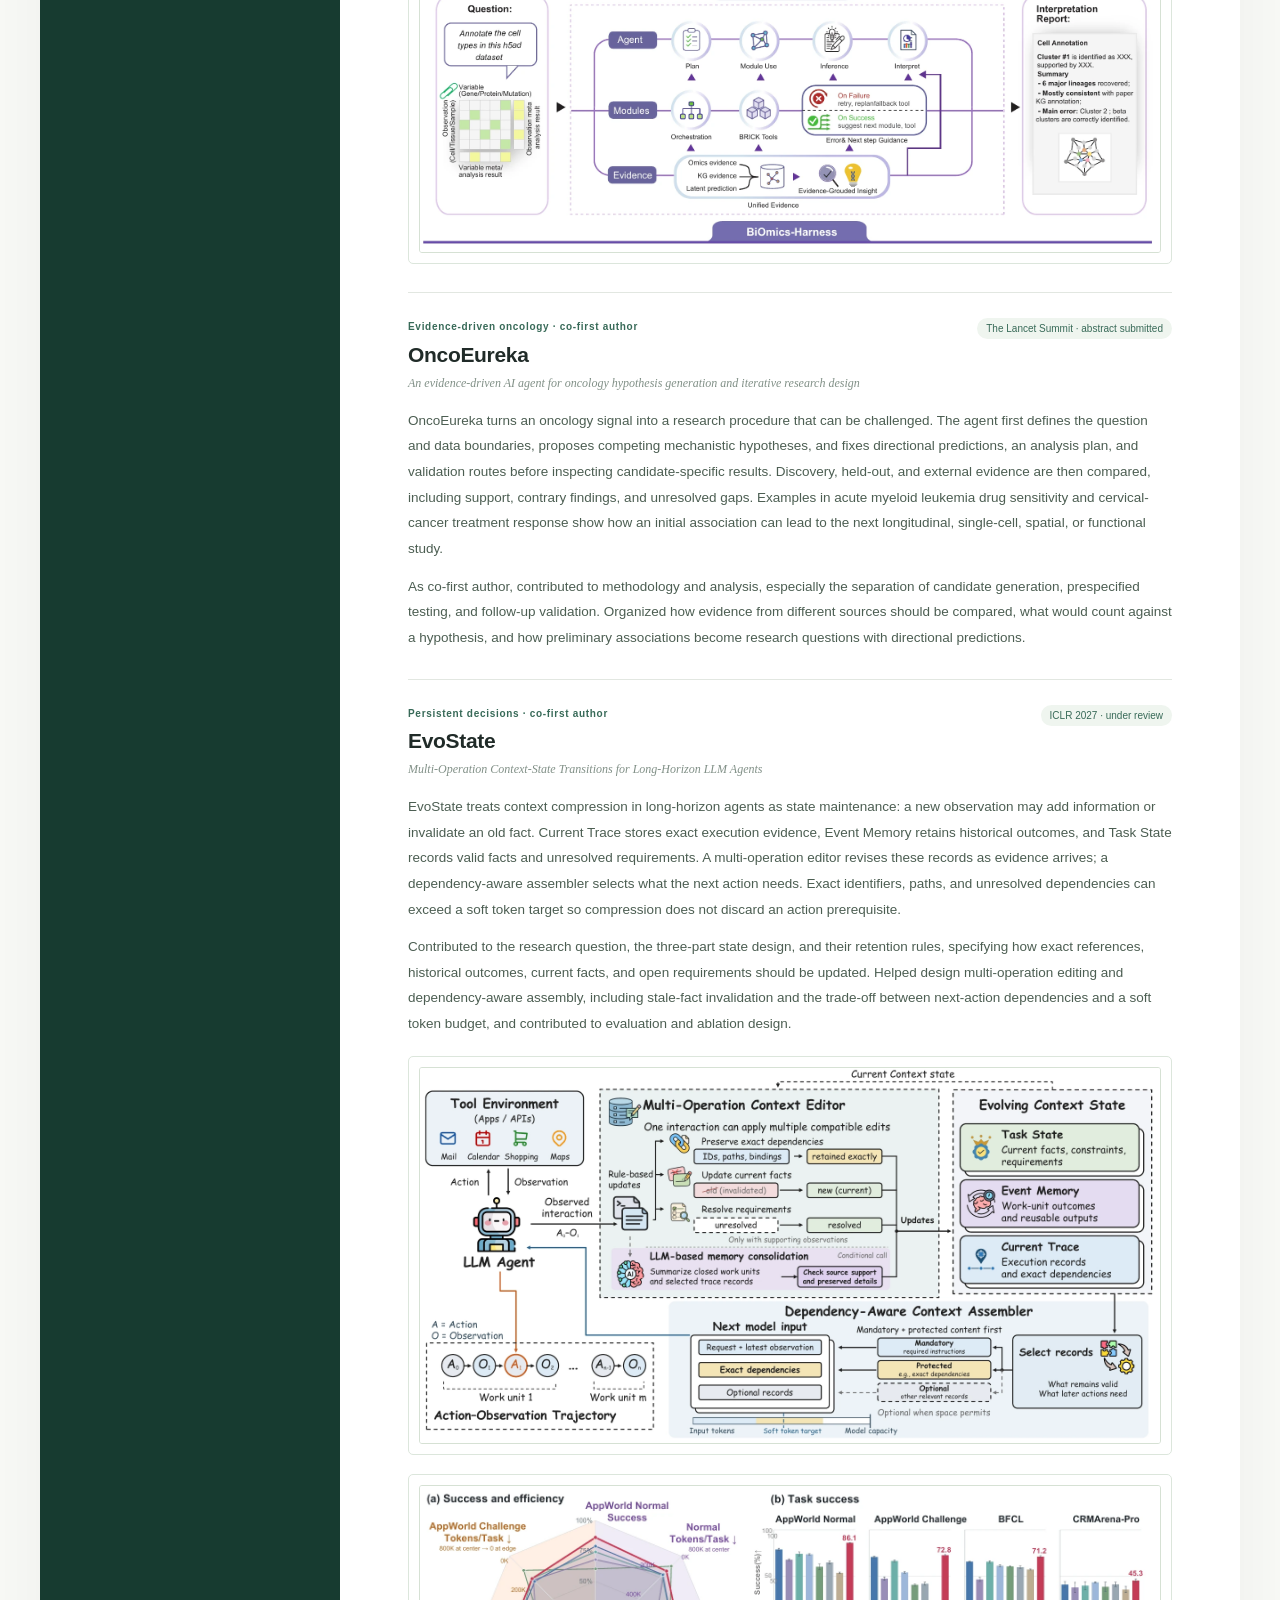
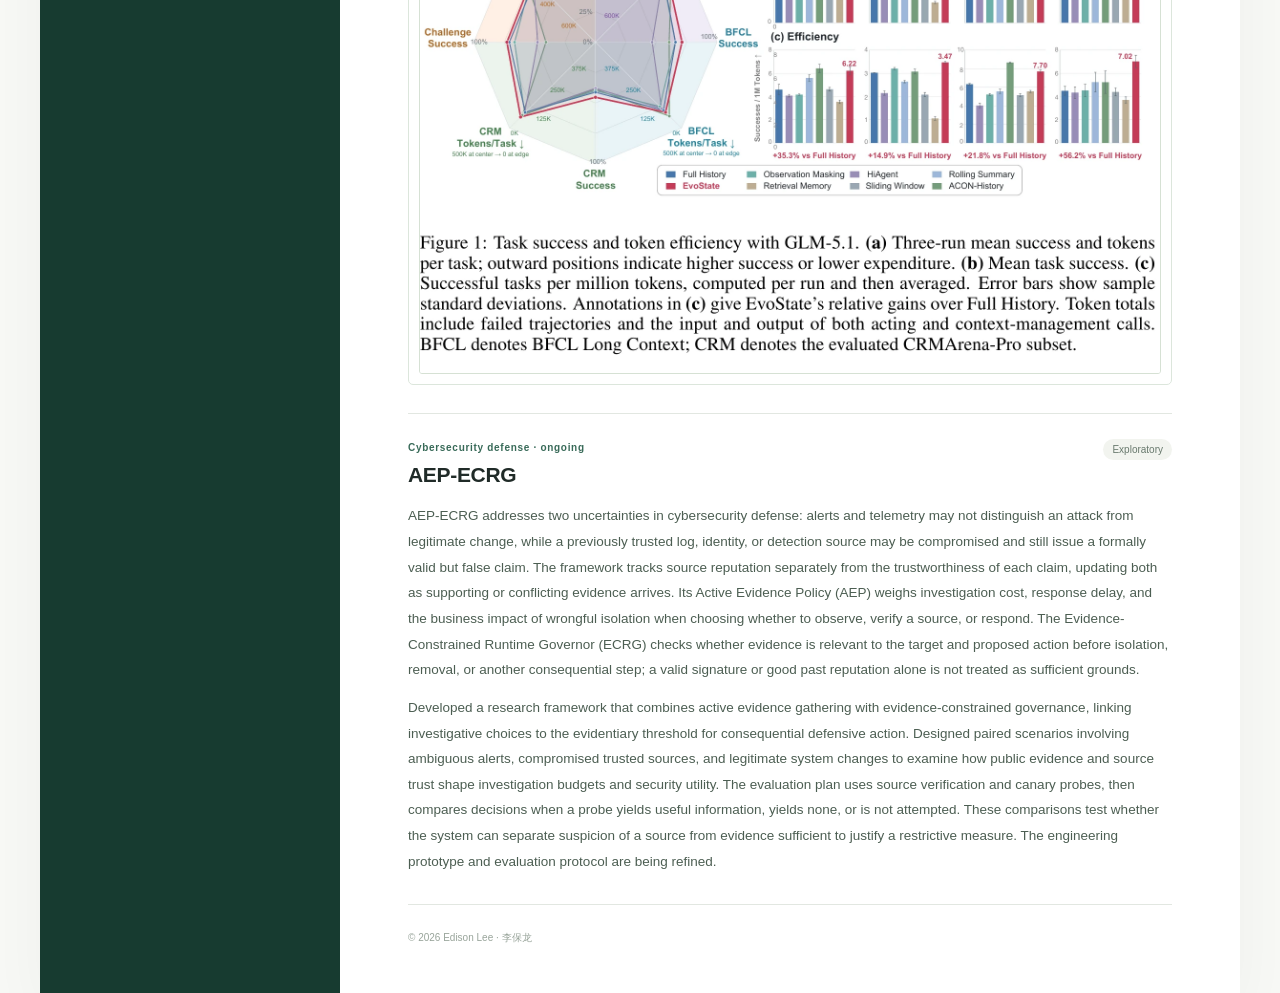
<file: en.html>
<!doctype html>
<html lang="en">
<head>
  <meta charset="utf-8">
  <meta name="viewport" content="width=device-width, initial-scale=1">
  <meta name="theme-color" content="#f7f8f5">
  <meta name="description" content="Edison Lee's academic resume: research on complex-system representation, intervention modeling, mechanistic evidence, and decisions that remain open to review and revision.">
  <title>Edison Lee · Academic Resume</title>
  <link rel="alternate" hreflang="zh-CN" href="index.html">
  <link rel="alternate" hreflang="en" href="en.html">
  <link rel="stylesheet" href="site.css">
  <script src="script.js" defer></script>
</head>
<body>
  <a class="skip-link" href="#education">Skip to content</a>
  <header class="site-header" id="top">
    <div class="header-inner">
      <a class="wordmark" href="#top">Edison Lee <span>李保龙</span></a>
      <nav class="site-nav" id="site-nav" aria-label="Main navigation">
        <a href="#education">Education</a><a href="#route">Research path</a><a href="#experience">Internships</a><a href="#publications">Research work</a>
      </nav>
      <div class="header-actions">
        <div class="lang-switch" aria-label="Choose language"><a href="index.html" lang="zh-CN" data-lang-link>中文</a><span class="lang-separator">/</span><span aria-current="page">EN</span></div>
        <button class="menu-toggle" id="menu-toggle" type="button" aria-controls="site-nav" aria-expanded="false" aria-label="Open navigation menu"><span></span><span></span></button>
      </div>
    </div>
  </header>

  <div class="page-shell">
    <aside class="profile-panel" id="contact" aria-labelledby="profile-title">
      <div class="profile-inner">
        <img class="portrait" src="edison-portrait.webp" alt="Color portrait of Edison Lee" width="1200" height="1600" fetchpriority="high">
        <div class="profile-identity">
          <h1 id="profile-title">Edison Lee</h1>
          <p class="profile-en">李保龙</p>
          <p class="profile-affiliation">School of Artificial Intelligence · UCAS</p>
        </div>
        <p class="profile-description">Building from reliable understanding of complex systems toward traceable reasoning and evidence-driven agent decisions.</p>
        <div class="contact-list">
          <a href="mailto:libaolong24@mails.ucas.ac.cn"><span>Academic email</span><strong>libaolong24@mails.ucas.ac.cn</strong></a>
          <a href="mailto:ed1son1ee0801@gmail.com"><span>Personal email</span><strong>ed1son1ee0801@gmail.com</strong></a>
          <a href="tel:+8619217078681"><span>Phone · WeChat</span><strong>+86 19217078681</strong></a>
        </div>
        <button class="print-link" id="print-button" type="button">Print / save resume <span aria-hidden="true">↗</span></button>
      </div>
    </aside>

    <main class="main-content">
      <section class="content-section" id="education" aria-labelledby="education-title">
        <div class="section-intro"><h2 id="education-title">Education</h2></div>
        <div class="education-list">
          <article class="education-card">
            <div class="education-side"><span class="education-stage">Graduate study</span></div>
            <div class="education-body"><h3><a href="https://ai.ucas.ac.cn/index.php/zh-cn/xykxs/5865-xueyuanjianjie-3" target="_blank" rel="noopener noreferrer">University of Chinese Academy of Sciences · School of Artificial Intelligence <span aria-hidden="true">↗</span></a></h3>
              <p>Graduate study centered on AI methods and research in single-cell and multi-omics modeling, mechanistic reasoning, and long-horizon agents. These projects connected representation learning, knowledge use, and decision making, while providing training across the full research process: question formulation, method design, experimental validation, and manuscript preparation.</p>
            </div>
          </article>
          <article class="education-card">
            <div class="education-side"><span class="education-stage">Undergraduate study</span></div>
            <div class="education-body"><h3><a href="https://ise.sysu.edu.cn/about/school" target="_blank" rel="noopener noreferrer">Sun Yat-sen University · School of Intelligent Systems Engineering <span aria-hidden="true">↗</span></a></h3>
              <p>Undergraduate study established a foundation in mathematics, programming, and systems modeling. It introduced ways to describe a system from observations and to reason about control, optimization, and feedback decisions. Engineering practice also built a habit of turning a complex question into models, constraints, and testable solutions, which later supported cross-disciplinary research.</p>
            </div>
          </article>
        </div>
      </section>

      <section class="content-section route-section" id="route" aria-labelledby="route-title">
        <div class="section-intro"><h2 id="route-title">Research trajectory</h2></div>
        <div class="route-essay">
          <p class="route-lead">Graduate research began with a specific question: should cells with similar expression profiles be understood in the same way when they occupy different tissue neighborhoods? In <a href="#work-omnicell">OmniCell</a>, baseline construction, data analysis, and evaluation examined what spatial information contributed to cellular and tissue-level tasks. Work on <a href="#work-goformer">GOformer</a> involved designing readouts and comparisons for cell, gene, and Gene Ontology representations, separating the quality of pretrained features from gains due to downstream optimization. Together, these studies brought a more fundamental question into focus: how can a model retain both molecular identity and spatial context? For <a href="#work-sparse">SPARSE</a>, I developed the overall framework, adapted multi-scale ideas from computer vision to spatial-neighborhood modeling, and carried out the downstream evaluations.</p>
          <p>Describing a state then raised the question of how an intervention might change it. In <a href="#work-dynperturb">DynPerturb</a>, data analysis, model evaluation, and ablations examined the effects of perturbation timing, intensity, and location on cell states and regulatory relationships. Interpreting those results made the need for checkable mechanistic evidence more apparent. The principal contribution to <a href="#work-biomics">BiOmics</a> was its overall research framework, which connects knowledge relations, latent representations, and specialist tools in a traceable reasoning process. Methodology and analysis for <a href="#work-discovery">OncoEureka</a> brought together competing oncology hypotheses, prespecified tests, and supporting and contrary findings from distinct data sources, turning preliminary observations into executable plans for the next study.</p>
          <p>As the work extended to agents acting over many steps, evidence also had to remain current as a task unfolded. Contributions to <a href="#work-evostate">EvoState</a> included its research framing and state mechanisms, separating current execution records, past events, and active requirements so new observations do not displace critical constraints. The <a href="#work-legal">LexStance</a> concept proposed at Peking University Law School explores a compact, computable record of positions scattered across multi-party dialogue, reducing the need to repeatedly reinterpret the transcript. In cybersecurity defense, <a href="#work-aep">AEP-ECRG</a> extends this question to changing source trust and active evidence gathering. A source with a reliable history may later be compromised; the agent must weigh the value of investigation against response delay and the cost of a mistaken containment action before deciding whether the evidence justifies intervention.</p>
          <p>Across biological systems and autonomous agents, the recurring question is how a judgment acquires its grounds and remains open to testing as new observations arrive. Future work aims to bring state representation, intervention modeling, mechanistic validation, and task memory into a continuous process. Candidate actions would be presented with their sources, conditions, and unresolved questions, leaving consequential judgments open to review and revision.</p>
        </div>
      </section>

      <section class="content-section" id="experience" aria-labelledby="experience-title">
        <div class="section-intro"><h2 id="experience-title">Internships</h2><p>Turning cross-disciplinary questions into concrete models and agent workflows.</p></div>
        <div class="experience-detail">
          <article class="project-detail" id="work-omnicell"><div class="project-heading"><div><p class="project-kicker">BGI Beijing Innovation Center · AI Algorithm R&amp;D</p><h3>OmniCell</h3></div><span class="status">Preprint · co-first author</span></div><p class="project-subtitle">A foundation model for single-cell and spatial transcriptomics</p><p>OmniCell asks one model to learn both expression relationships within a cell and spatial dependencies between cells. It soft-ranks continuous expression values and serializes a target cell with its spatial neighbors; a gene-aware mixture-of-experts module encodes expression, spatially informed attention captures neighborhood structure, and a symmetric bilinear output couples gene and cell representations. This shared representation supports cell-identity, co-expression, and tissue-structure tasks, with cross-task evaluation and ablations testing what each component adds.</p><p>Built baseline models and a unified evaluation workflow across single-cell and spatial tasks, aligning controls, splits, and metrics. Conducted data analysis and cross-task model assessment to test whether spatial context improves tissue-level interpretation while preserving discriminative cell and gene information. Contributed to model discussions and the organization of manuscript results. <a class="inline-link" href="https://doi.org/10.64898/2025.12.29.696804" target="_blank" rel="noopener noreferrer">Read the preprint ↗</a></p></article>
          <article class="project-detail" id="work-goformer"><div class="project-heading"><div><p class="project-kicker">BGI Beijing Innovation Center · AI Algorithm R&amp;D</p><h3>GOformer</h3></div><span class="status">Preparing for submission</span></div><p class="project-subtitle">A single-cell foundation model incorporating Gene Ontology priors</p><p>GOformer addresses two limits of transcriptomic foundation models: prohibitively long gene sequences and weak structural guidance when learning only from expression correlations. A gene–GO bipartite graph acts as an information bottleneck: a graph encoder gathers gene signals at functional nodes, a Transformer models global relations over the shorter GO sequence, and a reverse graph decoder returns that context to gene representations. Masked-expression reconstruction and momentum contrastive learning constrain gene-level prediction and cell-level embeddings, respectively, allowing structured priors, efficiency, and transfer to be tested together.</p><p>Designed downstream readouts and comparisons across cell, gene, and GO representations, separating linear probes on frozen features from task-specific fine-tuning. Compared aggregation and attention-fusion choices, planned ablations, and organized training protocols, task settings, and interpretation of results. The manuscript is being prepared for submission.</p><figure class="paper-figure"><a href="goformer-architecture.svg?v=3" target="_blank" rel="noopener noreferrer" aria-label="Open the GOformer architecture figure"><img src="goformer-architecture.svg?v=3" alt="GOformer architecture: gene expression embedding, gene-to-GO graph encoder, Transformer, GO-to-gene graph decoder, and attention pooling, with English labels" width="886" height="533" loading="lazy"></a></figure></article>
          <article class="project-detail" id="work-legal"><div class="project-heading"><div><p class="project-kicker">Peking University Law School</p><h3>LexStance</h3></div><span class="status subtle">Concept stage</span></div><p class="project-subtitle">Stance encoding for multi-party legal dialogue</p><p>In a legal scenario with several participants, support, objection, or reservations toward a claim can be scattered across many turns of natural-language dialogue. If an agent retains only the transcript, later steps must reread it and infer each person's position again. LexStance explores compressing the exchange into a machine-readable state record of the speaker, the claim, and the current stance, making positions and their changes easier to track.</p><p>Proposed a structured speaker–claim–stance record for multi-party dialogue and identified ambiguous positions, stance changes, and conflicting statements as cases the representation must handle. The planned evaluation compares transcript retention with structured state maintenance for stance accuracy and context-token use. The encoding and evaluation are still being designed.</p></article>
        </div>
      </section>

      <section class="content-section" id="publications" aria-labelledby="publications-title">
        <div class="section-intro"><h2 id="publications-title">Papers &amp; ongoing projects</h2></div>
        <div class="project-list">
          <article class="project-detail" id="work-sparse"><div class="project-heading"><div><p class="project-kicker">State representation · sole first author</p><h3>SPARSE</h3></div><span class="status">ICLR 2027 · under review</span></div><p class="project-subtitle">Semantic-Preserving Adapter for Robust Spatial Embeddings</p><p>SPARSE separates what a pretrained model knows about cell identity from how those cells are organized in space: the transcriptomic backbone stays frozen while a lightweight spatial adapter is trained. Within a fixed physical neighborhood around each cell, feature-guided token merging changes representation granularity, propagates coordinates, adds spatial rotary encoding, and returns coarse-to-fine context through cross-scale attention and top-down fusion. Scale here refers to token resolution, not an expanding radius. Masked-expression reconstruction constrains the adapter to retain molecular semantics while learning spatial structure.</p><p>Developed the overall research framework and adapted multi-scale ideas from computer vision to spatial neighborhoods, including the expression-reconstruction constraint for semantic preservation. Conducted downstream experiments on spatial-domain identification, cell-type separation, label transfer, and neighborhood composition; organized baselines and ablations, tested transfer across held-out regions, developmental stages, and transcriptomic backbones, and prepared the figures and manuscript argument.</p><figure class="paper-figure"><a href="sparse-paper-figure.webp" target="_blank" rel="noopener noreferrer" aria-label="Open full-resolution SPARSE main figure"><img src="sparse-paper-figure.webp" alt="SPARSE Figure 1: frozen transcriptomic encoder, coordinate-aware aggregation, multi-scale spatial adapter, and hierarchical feature fusion" width="1668" height="690" loading="lazy"></a></figure><figure class="paper-figure"><a href="sparse-table-1.webp" target="_blank" rel="noopener noreferrer" aria-label="Open the full-resolution SPARSE Table 1"><img src="sparse-table-1.webp" alt="SPARSE Table 1: spatial-domain NMI and ARI on held-out brain regions and the E16.5 embryo stage" width="1570" height="1005" loading="lazy"></a></figure></article>
          <article class="project-detail" id="work-dynperturb"><div class="project-heading"><div><p class="project-kicker">Dynamic projection · co-author</p><h3>DynPerturb</h3></div><span class="status">Nature Methods · in second-round revision · <a href="https://www.nature.com/nature-portfolio/about-journals/journal-metrics" target="_blank" rel="noopener noreferrer">2025 IF 28.3</a></span></div><p class="project-subtitle">Dynamic Perturbation Modeling for Spatiotemporal Single-Cell Systems</p><p>DynPerturb treats an intervention as an event with a time, intensity, and location rather than comparing endpoints alone. It arranges regulatory or spatial relations into chronological event graphs, updating node states with temporal encoding, neighborhood attention, and time-stamped memory. Link prediction models relationship rewiring, while auxiliary node classification retains cell or regional information. Responses under alternative interventions are read from latent-embedding and network changes, yielding testable hypotheses about response windows and feedback rather than direct proof of causal effects.</p><p>As documented in the contribution statement, conducted data analysis and model evaluation, examining chronological link prediction, node classification, and stability across intervention settings. Performed ablations, organized comparisons, and contributed to manuscript preparation and its second-round revision, with particular attention to what temporal, spatial, and memory components each explain.</p></article>
          <article class="project-detail" id="work-biomics"><div class="project-heading"><div><p class="project-kicker">Mechanistic reasoning · co-author</p><h3>BiOmics</h3></div><span class="status">Nature Biotechnology · planned submission · <a href="https://www.nature.com/nature-portfolio/about-journals/journal-metrics" target="_blank" rel="noopener noreferrer">2025 IF 44.5</a></span></div><p class="project-subtitle">A Foundational Bio-Reasoning Agent for Traceable and Mechanistic Multi-omics Discovery</p><p>BiOmics starts from a methodological gap: statistical models can propose associations without showing their basis, while knowledge retrieval can recover facts without predicting missing links. It therefore maintains explicit reasoning and latent representation spaces in parallel. A knowledge graph supplies inspectable entity–relation paths, the BRICK toolchain connects omics data to retrieval, ranking, analysis, and graph representation learning, and an Agent plans their use for each question. Known relations constrain and audit explanations; joint embeddings propose candidate associations, completing a retrieve–reason–predict loop that can be checked.</p><p>As a co-author, shaped the research idea and overall framework, proposing the combination of explicit knowledge paths and latent representations. Planned the roles, data flow, and evidence-checking steps of BiOmics-KG, BRICK, and the Agent; designed the workflow from question parsing to candidate prediction; and discussed controls and manuscript framing for variant, cell-annotation, and drug-repurposing tasks. The draft remains under joint revision.</p><figure class="paper-figure"><a href="biomics-main-figure.webp" target="_blank" rel="noopener noreferrer" aria-label="Open the BiOmics main paper figure"><img src="biomics-main-figure.webp" alt="BiOmics Figure 1: motivation, retrieval–reasoning–prediction capabilities, knowledge graph, BRICK tools, and agent framework" width="1810" height="2195" loading="lazy"></a></figure></article>
          <article class="project-detail" id="work-discovery"><div class="project-heading"><div><p class="project-kicker">Evidence-driven oncology · co-first author</p><h3>OncoEureka</h3></div><span class="status">The Lancet Summit · abstract submitted</span></div><p class="project-subtitle">An evidence-driven AI agent for oncology hypothesis generation and iterative research design</p><p>OncoEureka turns an oncology signal into a research procedure that can be challenged. The agent first defines the question and data boundaries, proposes competing mechanistic hypotheses, and fixes directional predictions, an analysis plan, and validation routes before inspecting candidate-specific results. Discovery, held-out, and external evidence are then compared, including support, contrary findings, and unresolved gaps. Examples in acute myeloid leukemia drug sensitivity and cervical-cancer treatment response show how an initial association can lead to the next longitudinal, single-cell, spatial, or functional study.</p><p>As co-first author, contributed to methodology and analysis, especially the separation of candidate generation, prespecified testing, and follow-up validation. Organized how evidence from different sources should be compared, what would count against a hypothesis, and how preliminary associations become research questions with directional predictions.</p></article>
          <article class="project-detail" id="work-evostate"><div class="project-heading"><div><p class="project-kicker">Persistent decisions · co-first author</p><h3>EvoState</h3></div><span class="status">ICLR 2027 · under review</span></div><p class="project-subtitle">Multi-Operation Context-State Transitions for Long-Horizon LLM Agents</p><p>EvoState treats context compression in long-horizon agents as state maintenance: a new observation may add information or invalidate an old fact. Current Trace stores exact execution evidence, Event Memory retains historical outcomes, and Task State records valid facts and unresolved requirements. A multi-operation editor revises these records as evidence arrives; a dependency-aware assembler selects what the next action needs. Exact identifiers, paths, and unresolved dependencies can exceed a soft token target so compression does not discard an action prerequisite.</p><p>Contributed to the research question, the three-part state design, and their retention rules, specifying how exact references, historical outcomes, current facts, and open requirements should be updated. Helped design multi-operation editing and dependency-aware assembly, including stale-fact invalidation and the trade-off between next-action dependencies and a soft token budget, and contributed to evaluation and ablation design.</p><figure class="paper-figure"><a href="evostate-paper-figure.webp" target="_blank" rel="noopener noreferrer" aria-label="Open the full-resolution EvoState main method figure"><img src="evostate-paper-figure.webp" alt="EvoState main method figure: multi-operation editor, three evolving context states, and dependency-aware context assembly" width="1662" height="842" loading="lazy"></a></figure><figure class="paper-figure"><a href="evostate-figure-1.webp" target="_blank" rel="noopener noreferrer" aria-label="Open the full-resolution EvoState Figure 1 with its full caption"><img src="evostate-figure-1.webp" alt="EvoState Figure 1: GLM-5.1 task success and token efficiency on AppWorld, BFCL, and CRMArena-Pro, with full caption" width="1550" height="1020" loading="lazy"></a></figure></article>
          <article class="project-detail" id="work-aep"><div class="project-heading"><div><p class="project-kicker">Cybersecurity defense · ongoing</p><h3>AEP-ECRG</h3></div><span class="status subtle">Exploratory</span></div><p>AEP-ECRG addresses two uncertainties in cybersecurity defense: alerts and telemetry may not distinguish an attack from legitimate change, while a previously trusted log, identity, or detection source may be compromised and still issue a formally valid but false claim. The framework tracks source reputation separately from the trustworthiness of each claim, updating both as supporting or conflicting evidence arrives. Its Active Evidence Policy (AEP) weighs investigation cost, response delay, and the business impact of wrongful isolation when choosing whether to observe, verify a source, or respond. The Evidence-Constrained Runtime Governor (ECRG) checks whether evidence is relevant to the target and proposed action before isolation, removal, or another consequential step; a valid signature or good past reputation alone is not treated as sufficient grounds.</p><p>Developed a research framework that combines active evidence gathering with evidence-constrained governance, linking investigative choices to the evidentiary threshold for consequential defensive action. Designed paired scenarios involving ambiguous alerts, compromised trusted sources, and legitimate system changes to examine how public evidence and source trust shape investigation budgets and security utility. The evaluation plan uses source verification and canary probes, then compares decisions when a probe yields useful information, yields none, or is not attempted. These comparisons test whether the system can separate suspicion of a source from evidence sufficient to justify a restrictive measure. The engineering prototype and evaluation protocol are being refined.</p></article>
        </div>
      </section>
      <footer class="site-footer">© 2026 Edison Lee · 李保龙</footer>
    </main>
  </div>
</body>
</html>
</file>
<file: site.css>
:root{--ink:#202b28;--muted:#65706a;--accent:#386a58;--line:#e2e7e1;--wash:#edf2ec;--page:#f7f8f5}
*{box-sizing:border-box}
html{scroll-behavior:smooth;scroll-padding-top:88px}
body{margin:0;background:var(--page);color:var(--ink);font-family:-apple-system,BlinkMacSystemFont,'PingFang SC','Hiragino Sans GB','Microsoft YaHei',Arial,sans-serif;font-size:14px;line-height:1.75;-webkit-font-smoothing:antialiased}
a{color:inherit;text-decoration:none}
button{font:inherit}
img{display:block;max-width:100%}
.skip-link{position:absolute;top:-60px;left:14px;z-index:30;padding:8px 13px;background:#fff;border:1px solid var(--line)}.skip-link:focus{top:10px}

.site-header{height:68px;background:rgba(255,255,255,.96);border-bottom:1px solid var(--line);position:sticky;top:0;z-index:20;backdrop-filter:blur(8px)}
.header-inner{height:100%;width:min(1200px,calc(100% - 70px));margin:auto;display:flex;align-items:center;gap:35px}
.wordmark{display:flex;align-items:baseline;gap:9px;font-size:14px;font-weight:700;white-space:nowrap;letter-spacing:.02em}.wordmark span{font-size:11px;font-weight:400;color:#829087;letter-spacing:.04em}
.site-nav{display:flex;gap:26px;align-items:center;margin-left:auto;font-size:12px;color:#52645b}.site-nav a:hover{color:var(--accent)}
.header-actions{display:flex;align-items:center;gap:18px}.lang-switch{display:flex;align-items:center;gap:7px;font-size:11px;color:#849187;white-space:nowrap}.lang-switch [aria-current]{font-weight:700;color:var(--accent)}.lang-switch a:hover{color:var(--accent)}.lang-separator{color:#bdc8bf}.menu-toggle{display:none}

.page-shell{max-width:1200px;min-height:calc(100vh - 68px);margin:0 auto;display:grid;grid-template-columns:300px minmax(0,1fr);background:#fff;box-shadow:0 20px 55px rgba(25,45,31,.035)}
.profile-panel{background:#173b30;color:#f6f8f4;padding:36px 32px 55px}.profile-inner{position:sticky;top:104px}
.portrait{width:100%;height:245px;object-fit:cover;object-position:center 32%;border-radius:8px;background:#fff;box-shadow:0 9px 23px rgba(0,0,0,.16)}
.profile-identity{margin-top:28px}.profile-overline,.section-overline{font-size:10px;letter-spacing:.15em;font-weight:700;color:var(--accent);margin:0}.profile-identity h1{font-size:35px;line-height:1.25;letter-spacing:.015em;font-weight:650;margin:8px 0 0}.profile-en{font-family:Georgia,serif;font-size:17px;color:#64756b;letter-spacing:.02em;margin:1px 0 13px}.profile-affiliation{font-size:12px;color:#4d6156;font-weight:600;line-height:1.55;margin:0}.profile-description{font-size:12.5px;line-height:1.85;color:#5a6c60;margin:19px 0 0}.profile-facts{display:flex;gap:8px;margin:19px 0 26px}.profile-facts span{font-size:11px;color:#4d6558;padding:3px 10px;border:1px solid #cbd8cc;border-radius:20px;background:rgba(255,255,255,.35)}
.contact-list{border-top:1px solid #d4ded3}.contact-list a{display:block;padding:12px 0;border-bottom:1px solid #d4ded3}.contact-list a span{display:block;color:#788a7d;font-size:10px;line-height:1.3}.contact-list a strong{display:block;margin-top:4px;font-size:12px;font-weight:600;overflow-wrap:anywhere}.contact-list a:hover strong{color:var(--accent)}.print-link{border:0;background:none;padding:0;color:var(--accent);font-size:11px;font-weight:700;cursor:pointer;margin-top:21px}.print-link span{margin-left:5px}.print-link:hover{text-decoration:underline;text-underline-offset:4px}

.main-content{min-width:0;padding:53px 68px 42px}.content-section{padding:0 0 58px;margin:0 0 54px;border-bottom:1px solid var(--line);scroll-margin-top:94px}.content-section:last-of-type{margin-bottom:24px;padding-bottom:30px}.section-intro{margin-bottom:35px}.section-intro h2{font-size:34px;line-height:1.3;letter-spacing:.005em;font-weight:650;margin:6px 0 10px}.section-intro>p:last-child{font-size:12px;line-height:1.85;color:var(--muted);margin:0;max-width:630px}
.group-heading{font-size:12px;font-weight:700;letter-spacing:.06em;color:var(--accent);margin:0;padding:0 0 10px;border-bottom:1px solid #cdd9ce}.exploration-heading{margin-top:44px}
.research-entry,.experience-entry{padding:22px 0 23px;border-bottom:1px solid var(--line)}.entry-list>article:last-child{border-bottom:0}
.entry-heading{display:flex;align-items:baseline;justify-content:space-between;gap:10px 20px;flex-wrap:wrap}.entry-heading h4,.entry-heading h3{font-size:20px;font-weight:650;line-height:1.35;margin:0;letter-spacing:-.018em}.entry-heading h3{font-size:18px}.status{font-size:10px;color:var(--accent);background:#eff5ef;padding:4px 9px;border-radius:20px;white-space:nowrap;line-height:1.3}.status.subtle{background:#f2f4ef;color:#68796d}.entry-subtitle{font-family:Georgia,serif;font-style:italic;font-size:12px;line-height:1.55;color:#879189;margin:5px 0 10px}.entry-summary{font-size:13px;line-height:1.8;color:#4b5b51;margin:0;max-width:660px}.entry-role{font-size:11px;font-weight:700;color:var(--accent);margin:10px 0 0}.research-entry.compact{padding:18px 0 19px}.research-entry.compact .entry-heading h4{font-size:17px}.research-entry.compact .entry-summary{margin-top:8px}
.experience-type{font-size:11px;color:var(--accent);font-weight:600}.experience-entry>p,.experience-entry li{font-size:12.5px;color:#4d5c52;line-height:1.85}.experience-entry>p{margin:8px 0 0}.experience-entry ul{margin:8px 0 0;padding-left:20px}.experience-entry li+li{margin-top:5px}.experience-entry li strong{color:#273f31;font-weight:700}.experience-entry li a{color:var(--accent);margin-left:4px;border-bottom:1px solid #92b29a}.experience-entry li a:hover{border-color:var(--accent)}
.education-list{border-top:1px solid var(--line)}.education-list>div{display:grid;grid-template-columns:100px minmax(0,1fr);gap:0 14px;padding:17px 0;border-bottom:1px solid var(--line)}.education-list span{font-size:11px;color:#7b8d80;grid-row:1/3;padding-top:2px}.education-list strong{font-size:15px;font-weight:650;line-height:1.4}.education-list p{font-size:12px;color:var(--muted);margin:3px 0 0}
.site-footer{font-size:10px;color:#98a49a;padding-bottom:4px}

.profile-overline{color:#bad7c5}.profile-identity h1{color:#fff}.profile-en{color:#d2e2d5}.profile-affiliation{color:#e6f0e6}.profile-description{color:#d0ded4}.profile-facts span{color:#e9f2e9;border-color:rgba(231,246,232,.3);background:rgba(255,255,255,.07)}.contact-list,.contact-list a{border-color:rgba(231,246,232,.24)}.contact-list a span{color:#bbd0c1}.contact-list a strong{color:#fff}.contact-list a:hover strong,.print-link{color:#d2eacb}
.research-section .section-intro{margin-bottom:25px}.research-thesis{border-top:1px solid var(--line);border-bottom:1px solid var(--line);padding:17px 0 19px}.research-thesis span,.path-label{font-size:10px;letter-spacing:.12em;font-weight:700;color:var(--accent)}.research-thesis p{font-size:15px;line-height:1.8;color:#34463b;margin:7px 0 0}.research-thesis strong{color:#20533e}.research-path{list-style:none;margin:34px 0 0 18px;padding:0 0 0 35px;border-left:1px solid #bdd0c0}.path-step{position:relative;padding:0 0 34px}.path-step:last-child{padding-bottom:0}.path-index{position:absolute;left:-53px;top:1px;display:grid;place-items:center;width:35px;height:35px;border:1px solid #b6cbb9;border-radius:50%;background:#fff;color:#316b4d;font-family:Georgia,serif;font-size:14px}.path-label{margin:0 0 5px}.path-content h3{font-size:20px;line-height:1.4;font-weight:650;margin:0 0 9px}.path-content>p:not(.path-label){font-size:12.5px;line-height:1.85;color:#526259;margin:0}.path-content>p strong{color:#244b35;font-weight:700}.path-content .path-evidence{font-size:10.5px;line-height:1.75;color:#718076;border-top:1px solid var(--line);padding-top:9px;margin-top:13px}.path-destination .path-index{background:#23543e;color:#fff;border-color:#23543e}.path-destination .path-content{background:#f1f5ef;border:1px solid #dce7da;border-radius:4px;padding:20px 22px}.path-destination .path-content>p:not(.path-label){color:#3b5444}
.education-list>div{padding:20px 0}.education-list strong{font-size:14px}.education-list strong a:hover{color:var(--accent);text-decoration:underline;text-underline-offset:3px}.education-list p{font-size:12px;line-height:1.8;max-width:590px;margin-top:7px}
.route-section .section-intro{margin-bottom:25px}.path-content a{color:#23593f;text-decoration:underline;text-decoration-color:#b4cbb8;text-underline-offset:3px;font-weight:650}.path-content a:hover{text-decoration-color:#23593f}
.project-detail{padding:25px 0 28px;border-bottom:1px solid var(--line);scroll-margin-top:92px}.project-list>.project-detail:first-child,.experience-detail>.project-detail:first-child{padding-top:0}.project-list>.project-detail:last-child,.experience-detail>.project-detail:last-child{border-bottom:0;padding-bottom:0}.project-heading{display:flex;align-items:flex-start;justify-content:space-between;gap:10px 20px;flex-wrap:wrap}.project-kicker{font-size:10px;font-weight:700;letter-spacing:.07em;color:var(--accent);margin:0 0 5px}.project-heading h3{font-size:21px;line-height:1.3;font-weight:650;letter-spacing:-.015em;margin:0}.project-subtitle{font-family:Georgia,serif;font-style:italic;color:#819087;font-size:12px;line-height:1.55;margin:6px 0 13px}.project-detail>p:not(.project-subtitle){font-size:12.5px;line-height:1.8;color:#4c5e52;margin:12px 0 0}.project-detail>p strong{color:#274734;font-weight:700}.inline-link{color:var(--accent);border-bottom:1px solid #9db8a2}.inline-link:hover{border-color:var(--accent)}
.paper-figure{margin:19px 0 0;padding:10px;border:1px solid #dce6dc;background:#fff;border-radius:5px}.paper-figure a{display:block;overflow:hidden;border:1px solid #d6e1d4;background:#fff;border-radius:3px;cursor:zoom-in}.paper-figure img{display:block;width:100%;height:auto}

.education-card{display:grid;grid-template-columns:96px minmax(0,1fr);gap:22px;padding:25px 0 27px;border-bottom:1px solid var(--line)}.education-card:last-child{border-bottom:0}.education-side{display:flex;flex-direction:column;align-items:flex-start;gap:7px;padding-top:3px}.education-stage{font-size:11px;font-weight:700;color:var(--accent)}.education-mark{font-family:Georgia,serif;font-size:22px;letter-spacing:.04em;line-height:1;color:#a6bbab}.education-body h3{font-size:16px;line-height:1.5;font-weight:650;margin:0 0 10px}.education-body h3 a:hover{color:var(--accent);text-decoration:underline;text-underline-offset:4px}.education-body>p{font-size:12.5px;line-height:1.85;color:#55645a;margin:0 0 10px}.education-body .education-connection{border-left:2px solid #9fbaa2;padding-left:12px;color:#405547}.education-connection strong{color:#27583e}.education-topics{display:flex;flex-wrap:wrap;gap:6px;margin-top:13px}.education-topics span{font-size:10px;line-height:1.4;color:#45664d;background:#f0f5ef;border:1px solid #e1eae0;padding:4px 8px;border-radius:3px}
.research-path{margin-top:39px}.path-step{padding-bottom:42px}.path-step:not(:last-child) .path-content{padding-bottom:8px;border-bottom:1px solid #e7ece5}.path-content h3{margin-bottom:13px}.path-content .path-question{background:#f5f8f3;border-left:3px solid #83a58a;color:#344c3b;padding:11px 14px;margin-bottom:15px}.path-content .path-projects{margin-top:0}.path-content .path-role{color:#304b39;margin-top:14px;padding:10px 13px;background:#fafcf9;border-left:2px solid #b0c9b3}.path-content .path-role strong{color:#245d3e}.path-content .path-bridge{color:#6d7a70;font-size:11.5px;margin-top:12px;border-top:1px solid #e7ece5;padding-top:10px}.path-destination .path-content{padding:23px 25px}.path-destination .path-content .path-question{background:#fff;border-color:#23543e}.path-destination .path-content .path-projects,.path-destination .path-content .path-role{margin-top:13px}.path-destination .path-content .path-bridge{margin-top:14px}

@media(max-width:1000px){.page-shell{grid-template-columns:265px 1fr}.profile-panel{padding:30px 25px}.main-content{padding:47px 45px 35px}.header-inner{width:calc(100% - 54px)}}
@media(max-width:750px){.site-header{height:60px}.header-inner{width:calc(100% - 38px);gap:12px}.site-nav{display:none;position:absolute;top:60px;left:0;right:0;padding:12px 20px 18px;background:#fff;border-bottom:1px solid var(--line);margin:0;flex-direction:column;align-items:stretch;gap:0;box-shadow:0 12px 18px rgba(34,50,37,.04)}.site-nav.is-open{display:flex}.site-nav a{padding:8px 0}.header-actions{margin-left:auto}.menu-toggle{display:flex;flex-direction:column;justify-content:center;gap:5px;width:30px;height:30px;background:none;border:0;padding:4px;cursor:pointer}.menu-toggle span{display:block;height:2px;width:20px;background:#485b4f}.page-shell{grid-template-columns:1fr}.profile-panel{padding:28px 26px 32px}.profile-inner{position:static;display:grid;grid-template-columns:120px 1fr;gap:0 21px}.portrait{width:120px;height:150px;aspect-ratio:auto;grid-row:1/5}.profile-identity{margin:0}.profile-identity h1{font-size:27px;margin-top:4px}.profile-en{font-size:14px;margin-bottom:5px}.profile-description{grid-column:2;margin:8px 0 0;font-size:11px;line-height:1.7}.profile-facts{grid-column:2;margin:9px 0 0}.contact-list{grid-column:1/-1;margin-top:25px;display:grid;grid-template-columns:1fr 1fr;gap:18px}.contact-list a{border-bottom:1px solid #d4ded3}.print-link{grid-column:1/-1;margin-top:17px;justify-self:start}.main-content{padding:38px 26px 34px}.content-section{scroll-margin-top:78px}}
@media(max-width:520px){.wordmark span{display:none}.profile-panel{padding:23px 19px 28px}.profile-inner{grid-template-columns:102px 1fr;gap:0 16px}.portrait{width:102px;height:132px}.profile-identity h1{font-size:25px}.profile-affiliation{font-size:11px}.profile-description{grid-column:1/-1;margin-top:18px;font-size:12px}.profile-facts{grid-column:1/-1;margin-top:11px}.contact-list{margin-top:17px}.main-content{padding:32px 19px}.section-intro h2{font-size:29px}.content-section{padding-bottom:43px;margin-bottom:43px}.entry-heading h4{font-size:19px}.status{white-space:normal}.education-list>div{grid-template-columns:75px 1fr}.education-list strong{font-size:13px}}
@media(max-width:350px){.header-inner{width:calc(100% - 28px)}.lang-switch{font-size:10px}.contact-list{grid-template-columns:1fr;gap:0}.contact-list a{padding:9px 0}.profile-identity h1{font-size:23px}}
@media(max-width:520px){.research-thesis p{font-size:14px}.research-path{margin-left:12px;padding-left:25px}.path-index{left:-43px;width:31px;height:31px;font-size:12px}.path-content h3{font-size:18px}.path-destination .path-content{padding:17px 16px}.education-list strong{font-size:13px}}
@media(max-width:750px){.project-detail{scroll-margin-top:75px}}
@media(max-width:520px){.project-heading h3{font-size:20px}.project-detail{padding:21px 0 23px}.paper-figure{padding:12px 10px 10px}}
@media(max-width:620px){.education-card{grid-template-columns:1fr;gap:10px;padding:22px 0}.education-side{flex-direction:row;align-items:baseline;gap:12px}.education-mark{font-size:15px}.education-body h3{font-size:15px}.education-body>p{font-size:13px}.path-content .path-question{padding:10px 11px}.path-content .path-role{padding:10px 11px}.path-destination .path-content{padding:18px 16px}}
@media(prefers-reduced-motion:reduce){html{scroll-behavior:auto}}

/* Editorial research trajectory: a sequence of sections rather than a boxed diagram. */
.route-section .research-thesis{border:0;padding:0;margin:0 0 12px}.route-section .research-thesis span{display:block;margin-bottom:6px}.route-section .research-thesis p{margin:0;font-size:15px;line-height:1.8}.route-section .research-path{border:0;margin:34px 0 0;padding:0}.route-section .path-step{display:grid;grid-template-columns:36px minmax(0,1fr);gap:18px;position:static;padding:27px 0 29px;border-top:1px solid var(--line)}.route-section .path-step:last-child{padding-bottom:0}.route-section .path-index,.route-section .path-destination .path-index{position:static;display:block;width:auto;height:auto;border:0;border-radius:0;background:none;color:#8ba193;font-family:Georgia,serif;font-size:17px;line-height:1.4}.route-section .path-step:not(:last-child) .path-content{padding:0;border:0}.route-section .path-content h3{margin:1px 0 12px;font-size:19px}.route-section .path-content>p:not(.path-label){font-size:12.5px;line-height:1.85}.route-section .path-content .path-question,.route-section .path-content .path-projects,.route-section .path-content .path-role,.route-section .path-content .path-bridge,.route-section .path-destination .path-content .path-question,.route-section .path-destination .path-content .path-projects,.route-section .path-destination .path-content .path-role,.route-section .path-destination .path-content .path-bridge{background:none;border:0;border-radius:0;padding:0;margin:0 0 9px;color:#526259}.route-section .path-content .path-bridge{color:#6d7a70}.route-section .path-destination .path-content{background:none;border:0;border-radius:0;padding:0}.route-section .path-destination .path-content h3{color:#23543e}.route-section .path-destination .path-content>p:not(.path-label){color:#526259}
@media(max-width:620px){.route-section .research-path{margin-top:27px}.route-section .path-step{grid-template-columns:1fr;gap:3px;padding:25px 0}.route-section .path-index,.route-section .path-destination .path-index{font-size:14px}.route-section .path-content h3{font-size:18px;margin:2px 0 11px}}

@media print{@page{size:A4;margin:14mm}html{scroll-behavior:auto}body{background:#fff;font-size:9pt}.site-header,.skip-link,.print-link,.site-footer{display:none!important}.page-shell{display:grid;grid-template-columns:155px 1fr;box-shadow:none;min-height:0}.profile-panel{padding:0 16px 0 0;background:#fff}.profile-inner{position:static;display:block}.portrait{width:135px;height:165px;box-shadow:none;border-radius:2px}.profile-identity{margin-top:9px}.profile-identity h1{font-size:18pt}.profile-overline{font-size:7pt}.profile-en{font-size:10pt;margin-bottom:4px}.profile-affiliation,.profile-description{font-size:8pt;line-height:1.45}.profile-description{margin-top:9px}.profile-facts{margin:8px 0}.profile-facts span{font-size:7pt;padding:1px 6px}.contact-list{margin-top:7px}.contact-list a{padding:5px 0}.contact-list a span{font-size:7pt}.contact-list a strong{font-size:8pt}.main-content{padding:0 0 0 15px}.section-intro{margin-bottom:12px}.section-intro h2{font-size:17pt;margin:3px 0}.section-intro>p:last-child{font-size:7.5pt}.content-section{padding-bottom:13px;margin-bottom:13px}.group-heading{font-size:8pt;padding-bottom:3px}.research-entry,.experience-entry{padding:8px 0;break-inside:avoid}.entry-heading h4,.entry-heading h3{font-size:10pt}.status,.entry-role,.experience-type{font-size:7pt}.entry-subtitle{font-size:7pt;margin:2px 0}.entry-summary,.experience-entry>p,.experience-entry li{font-size:7.5pt;line-height:1.45}.entry-role{margin-top:2px}.exploration-heading{margin-top:10px}.research-entry.compact{padding:6px 0}.research-entry.compact .entry-heading h4{font-size:9pt}.education-list>div{padding:6px 0}.education-list span,.education-list p{font-size:7pt}.education-list strong{font-size:8pt}}
@media print{.profile-overline,.profile-identity h1,.profile-en,.profile-affiliation,.profile-description,.profile-facts span,.contact-list a span,.contact-list a strong{color:#202b28}.profile-facts span,.contact-list,.contact-list a{border-color:#d5ddd3}.research-section .section-intro{margin-bottom:8px}.research-thesis{padding:7px 0}.research-thesis span,.path-label{font-size:7pt}.research-thesis p{font-size:8pt;line-height:1.4;margin-top:3px}.research-path{margin-top:14px;padding-left:24px}.path-step{padding-bottom:12px;break-inside:avoid}.path-index{left:-41px;width:28px;height:28px;font-size:9pt}.path-content h3{font-size:10pt;margin-bottom:3px}.path-content>p:not(.path-label){font-size:7.5pt;line-height:1.45}.path-content .path-evidence{font-size:7pt;margin-top:5px;padding-top:4px}.path-destination .path-content{padding:8px 10px}.education-list p{line-height:1.4;margin-top:2px}}
@media print{.project-detail{padding:9px 0;break-inside:avoid}.project-heading h3{font-size:11pt}.project-kicker,.project-subtitle{font-size:7pt}.project-detail>p:not(.project-subtitle){font-size:7.5pt;line-height:1.45;margin-top:4px}.paper-figure{display:none}.route-section .section-intro{margin-bottom:8px}}
@media print{.education-card{grid-template-columns:55px 1fr;gap:9px;padding:7px 0;break-inside:avoid}.education-stage,.education-mark,.education-topics span{font-size:7pt}.education-body h3{font-size:8pt;margin-bottom:2px}.education-body>p{font-size:7pt;line-height:1.4;margin-bottom:3px}.education-topics{margin-top:4px;gap:3px}.education-topics span{padding:1px 4px}.path-step{padding-bottom:14px}.path-content .path-question{padding:4px 6px;margin-bottom:5px}.path-content .path-role,.path-content .path-bridge,.path-destination .path-content .path-projects,.path-destination .path-content .path-role{margin-top:5px}.path-content .path-bridge{font-size:7pt;padding-top:4px}.path-destination .path-content{padding:8px 10px}}

/* A continuous research narrative replaces the segmented trajectory. */
.route-section .section-intro{margin-bottom:20px}
.route-essay{max-width:720px}
.route-essay p{margin:0;color:#4b5d51;font-size:14px;line-height:1.95}
.route-essay p+p{margin-top:22px}
.route-essay .route-lead{font-size:16px;line-height:1.85;color:#294a36}
.route-essay strong{color:#1f533a;font-weight:700}
.route-essay a{color:#245b40;text-decoration:underline;text-decoration-color:#a9c4ae;text-underline-offset:3px;font-weight:600}
.route-essay a:hover{text-decoration-color:#245b40}
.project-detail>p:not(.project-subtitle){font-size:13.5px;line-height:1.9;margin-top:15px}
.project-detail>p:not(.project-subtitle)+p:not(.project-subtitle){margin-top:12px}
@media screen{.profile-panel .contact-list{margin-top:26px}}
@media(max-width:620px){.route-essay p{font-size:13.5px;line-height:1.85}.route-essay .route-lead{font-size:15px}.route-essay p+p{margin-top:18px}.project-detail>p:not(.project-subtitle){font-size:13px}}
@media print{.route-essay p,.route-essay .route-lead{font-size:7.5pt;line-height:1.45;color:#293b30}.route-essay p+p{margin-top:5px}.project-detail>p:not(.project-subtitle){font-size:7.5pt;line-height:1.45;margin-top:4px}.project-detail{break-inside:auto}}

/* Education reads as two short entries, without tags or framed callouts. */
.education-list{border:0}
.education-card,.education-card:last-child{display:block;border:0;padding:0;margin:0 0 31px}
.education-card:last-child{margin-bottom:0}
.education-side{display:block;margin:0 0 7px;padding:0}
.education-stage{font-size:11px;letter-spacing:.06em}
.education-body h3{font-size:18px;line-height:1.5;margin:0 0 9px}
.education-body>p{font-size:14px;line-height:1.9;margin:0;color:#526259}
@media(max-width:620px){.education-card,.education-card:last-child{padding:0;margin-bottom:27px}.education-card:last-child{margin-bottom:0}.education-body h3{font-size:16px}.education-body>p{font-size:13.5px;line-height:1.85}}
@media print{.education-card,.education-card:last-child{margin-bottom:10px;padding:0;break-inside:avoid}.education-body h3{font-size:8pt;margin:0 0 2px}.education-body>p{font-size:7.5pt;line-height:1.45}}


.status a{text-decoration:underline;text-decoration-color:currentColor;text-underline-offset:2px}

@media screen and (max-width:750px){.profile-panel .contact-list{grid-template-columns:1fr;gap:0}}
</file>
